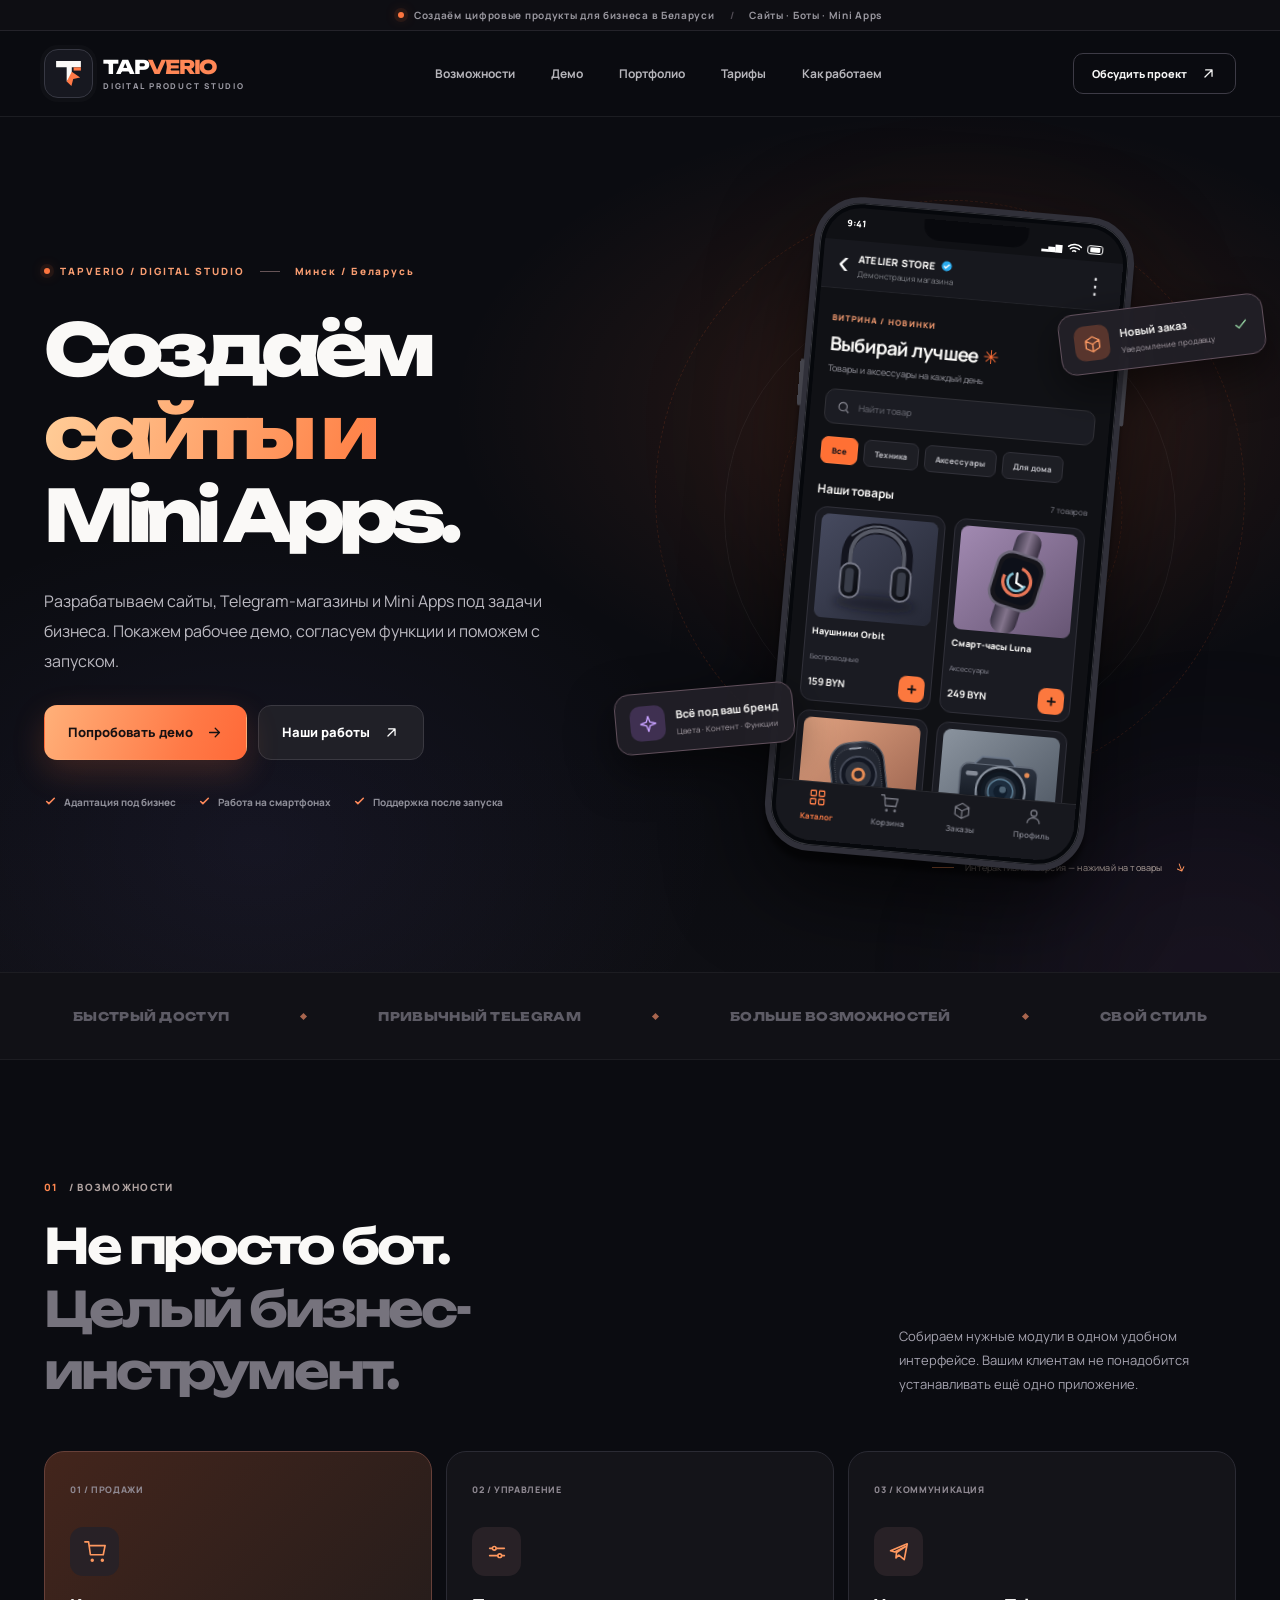
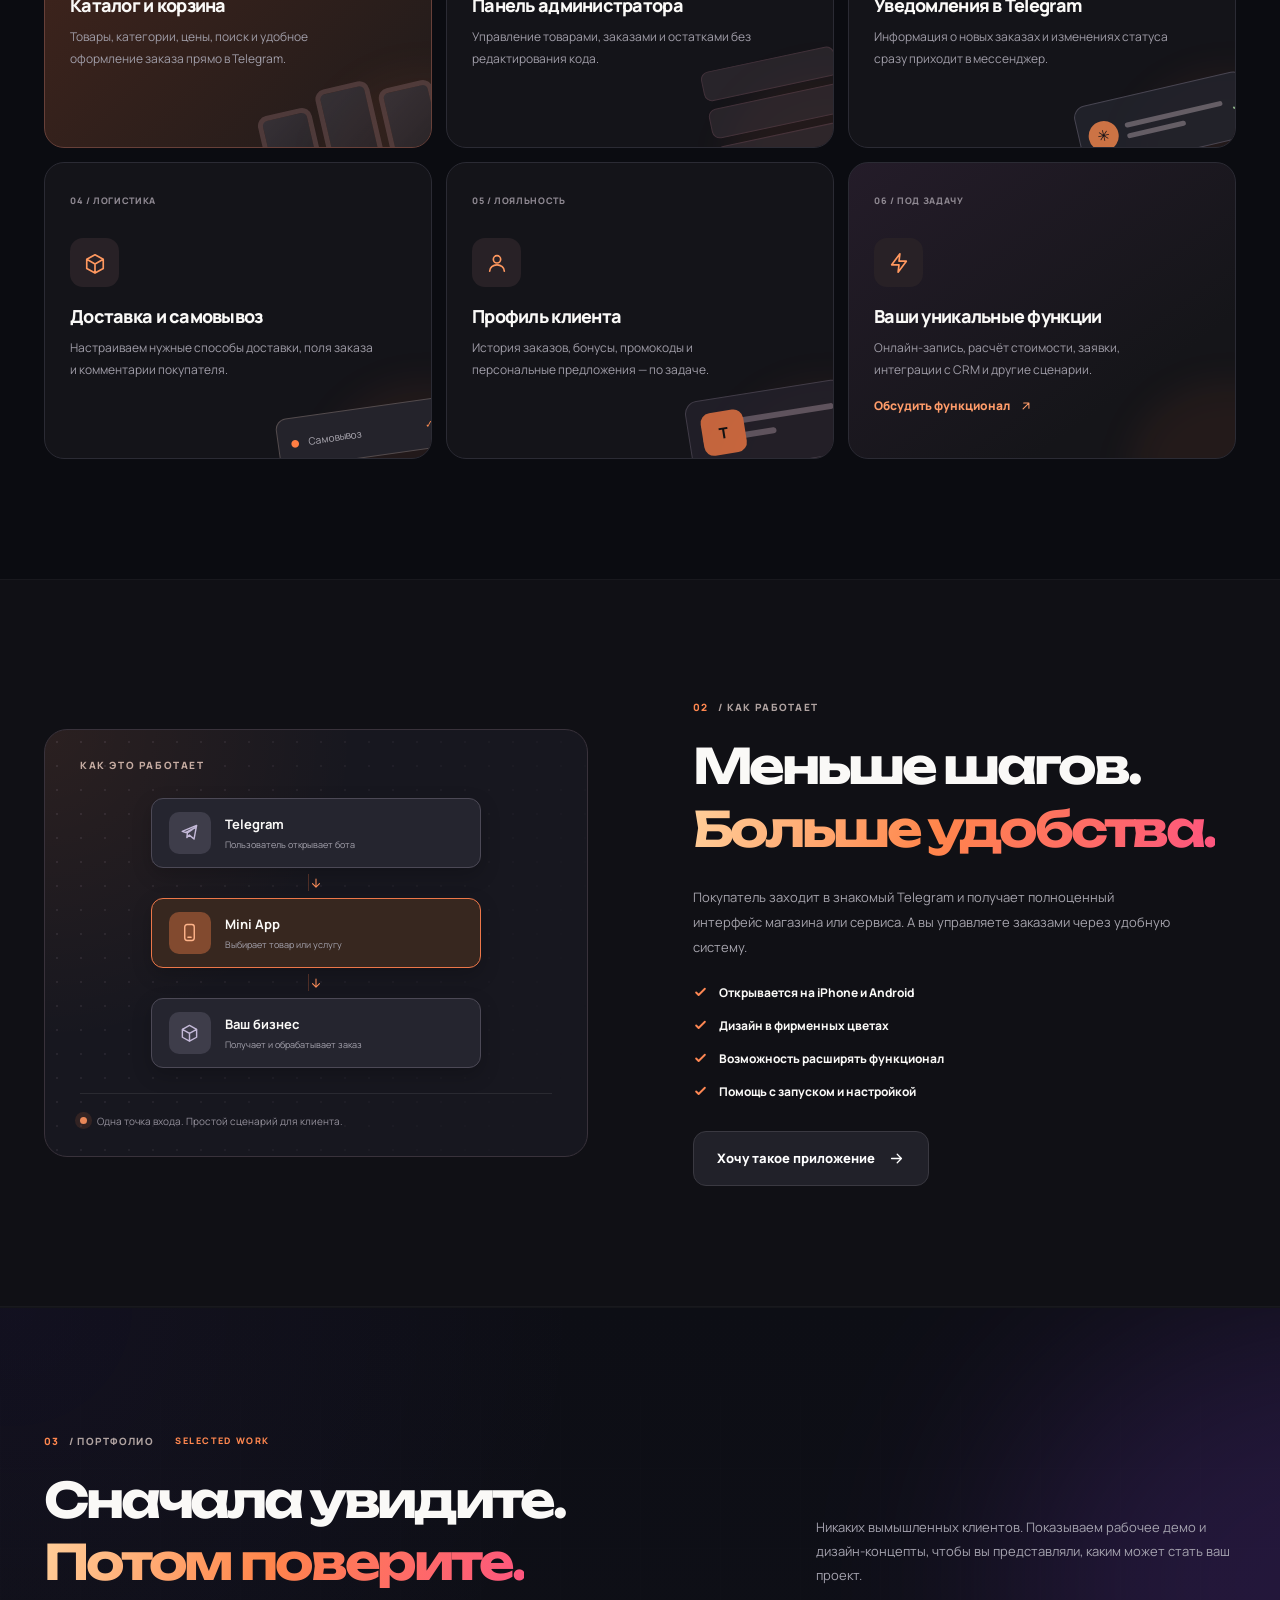
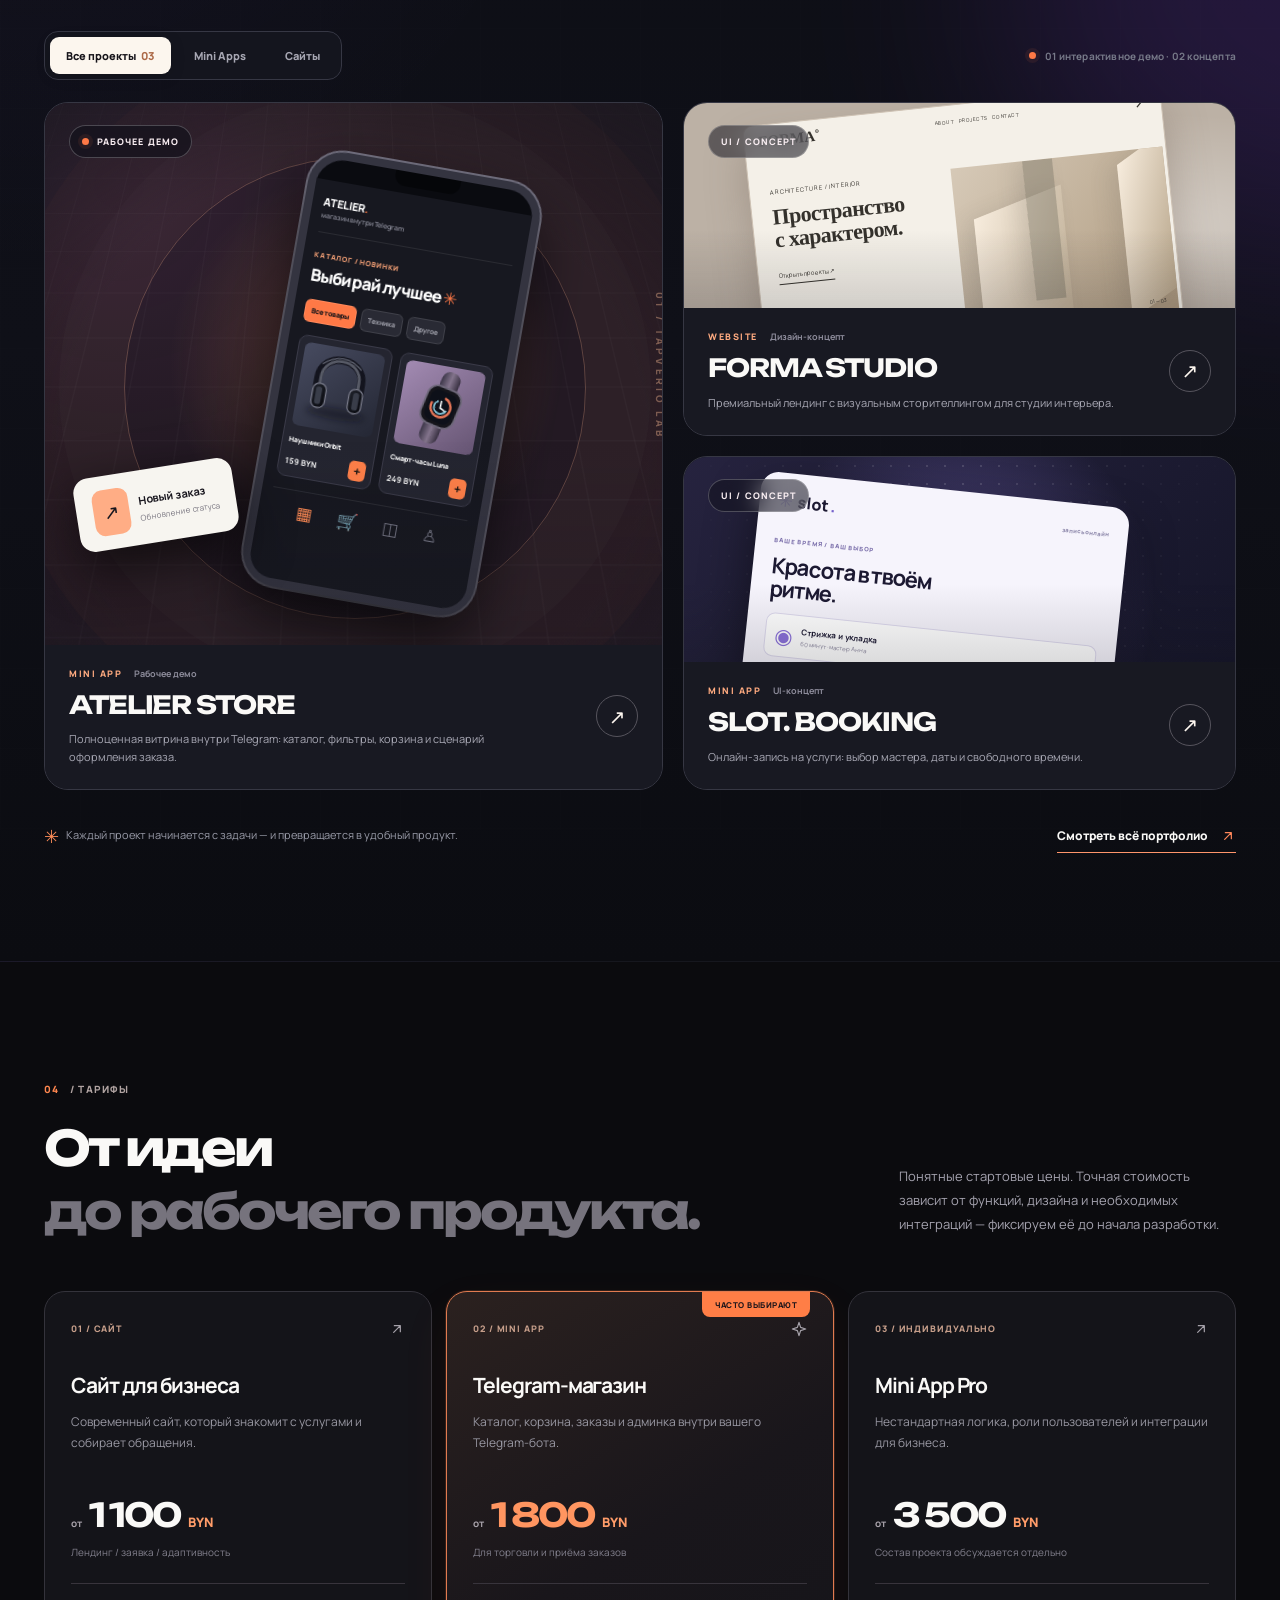
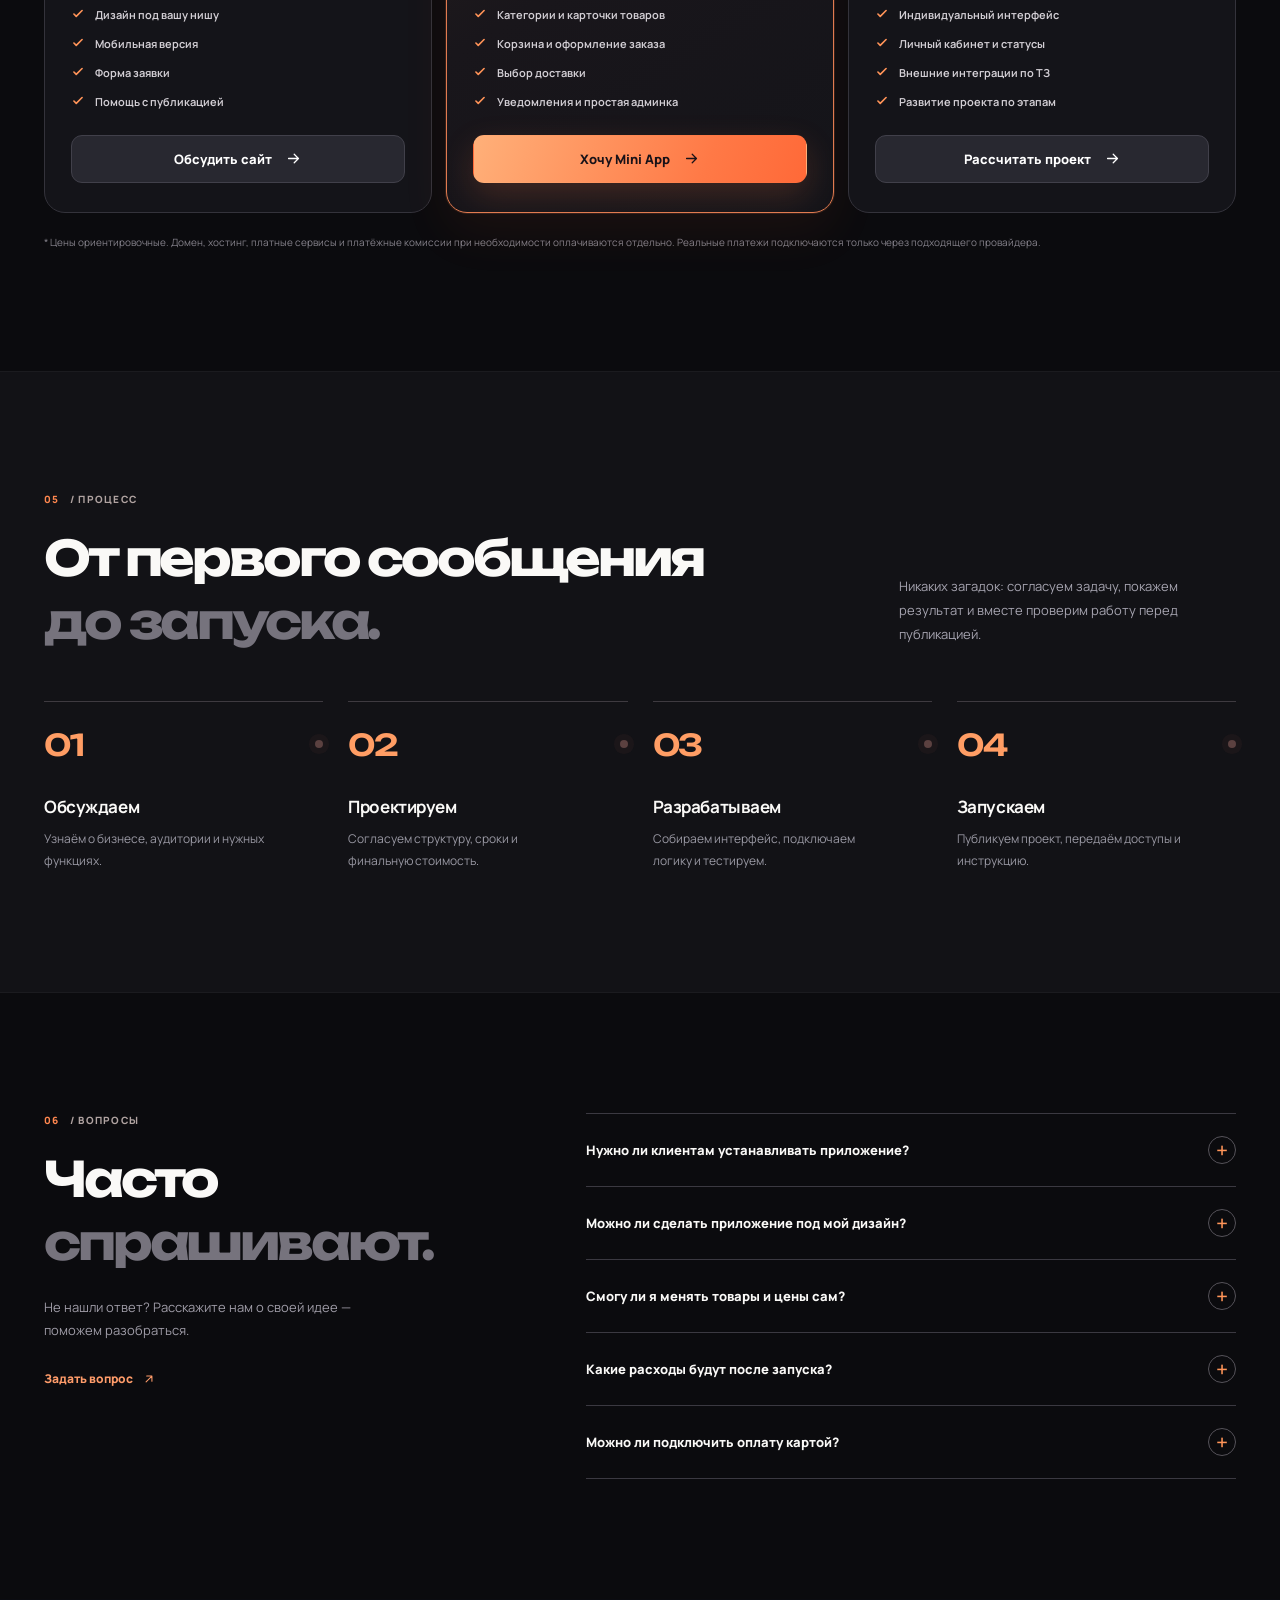
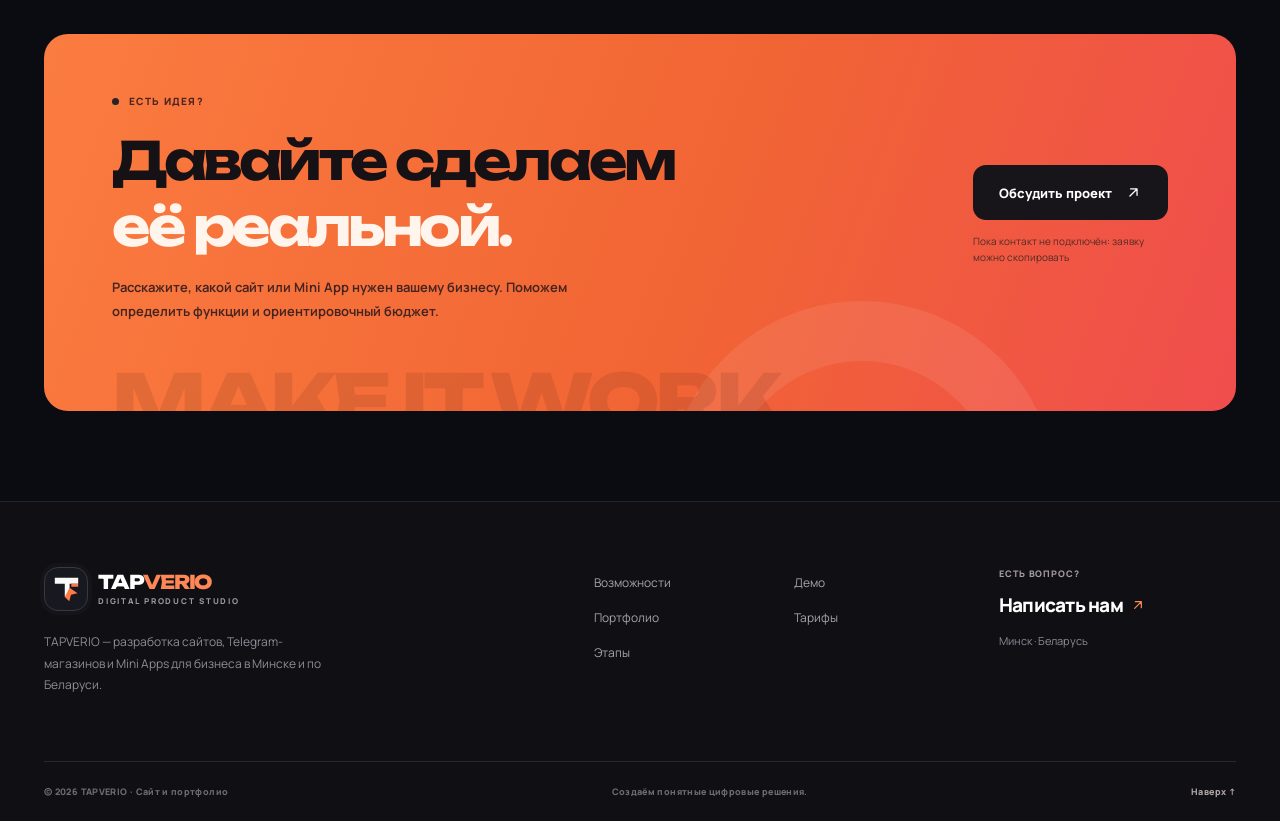
<file: index.html>
<!doctype html>
<html lang="ru">
<head>
  <meta charset="utf-8">
  <meta name="viewport" content="width=device-width, initial-scale=1, viewport-fit=cover">
  <meta name="theme-color" content="#0B0C11">
  <meta property="og:type" content="website">
  <meta property="og:title" content="TAPVERIO — сайты и Telegram Mini Apps">
  <meta property="og:description" content="Создаём сайты, Telegram-магазины и Mini Apps для бизнеса. Минск, Беларусь.">
  <meta name="color-scheme" content="dark">
  <meta name="description" content="TAPVERIO — разработка сайтов, Telegram Mini Apps, интернет-магазинов и ботов для бизнеса в Минске и по Беларуси. Демо и стартовые цены.">
  <title>TAPVERIO — создание сайтов и Telegram Mini Apps в Минске</title>
  <link rel="icon" href="assets/favicon.svg" type="image/svg+xml">
  <link rel="preconnect" href="https://fonts.googleapis.com">
  <link rel="preconnect" href="https://fonts.gstatic.com" crossorigin>
  <link href="https://fonts.googleapis.com/css2?family=Manrope:wght@400;500;600;700;800&family=Unbounded:wght@500;600;700;800&display=swap" rel="stylesheet">
  <link rel="stylesheet" href="styles.css">
  <link rel="stylesheet" href="effects.css">
  <script defer src="config.js"></script>
  <script defer src="app.js"></script>
  <script defer src="motion.js"></script>
</head>
<body class="site-home">
  <div class="scroll-progress" aria-hidden="true"></div>
  <svg class="svg-sprite" aria-hidden="true" xmlns="http://www.w3.org/2000/svg">
    <symbol id="i-arrow" viewBox="0 0 24 24"><path d="M5 12h14m-6-6 6 6-6 6"/></symbol>
    <symbol id="i-arrow-up" viewBox="0 0 24 24"><path d="M7 17 17 7M8 7h9v9"/></symbol>
    <symbol id="i-check" viewBox="0 0 24 24"><path d="m5 12 4 4L19 6"/></symbol>
    <symbol id="i-cart" viewBox="0 0 24 24"><circle cx="9" cy="21" r="1"/><circle cx="20" cy="21" r="1"/><path d="M1 1h4l2 14h14l2-10H6"/></symbol>
    <symbol id="i-grid" viewBox="0 0 24 24"><rect x="3" y="3" width="7" height="7" rx="1"/><rect x="14" y="3" width="7" height="7" rx="1"/><rect x="3" y="14" width="7" height="7" rx="1"/><rect x="14" y="14" width="7" height="7" rx="1"/></symbol>
    <symbol id="i-box" viewBox="0 0 24 24"><path d="M21 8 12 3 3 8v10l9 5 9-5V8ZM3 8l9 5 9-5M12 13v10"/></symbol>
    <symbol id="i-user" viewBox="0 0 24 24"><circle cx="12" cy="8" r="4"/><path d="M4 21c0-4 3.6-7 8-7s8 3 8 7"/></symbol>
    <symbol id="i-bolt" viewBox="0 0 24 24"><path d="m13 2-9 12h8l-1 8 9-12h-8z"/></symbol>
    <symbol id="i-shield" viewBox="0 0 24 24"><path d="M12 2 3 6v6c0 5 3.6 8.1 9 10 5.4-1.9 9-5 9-10V6l-9-4Z"/><path d="m8.5 12 2.3 2.3 4.7-4.7"/></symbol>
    <symbol id="i-settings" viewBox="0 0 24 24"><path d="M4 8h16M4 16h16"/><circle cx="9" cy="8" r="2" fill="#09090d"/><circle cx="15" cy="16" r="2" fill="#09090d"/></symbol>
    <symbol id="i-telegram" viewBox="0 0 24 24"><path d="m21 3-3.3 17.3-5.9-5-3.1 3.1.6-5.8L19 6l-11.6 6-4.6-1.4L21 3Z"/></symbol>
    <symbol id="i-mobile" viewBox="0 0 24 24"><rect x="6" y="2" width="12" height="20" rx="3"/><path d="M10 18h4"/></symbol>
    <symbol id="i-pointer" viewBox="0 0 24 24"><path d="m5 3 13 9-6 1-3 6L5 3Z"/></symbol>
    <symbol id="i-location" viewBox="0 0 24 24"><path d="M20 10c0 5-8 12-8 12S4 15 4 10a8 8 0 1 1 16 0Z"/><circle cx="12" cy="10" r="2.5"/></symbol>
    <symbol id="i-clock" viewBox="0 0 24 24"><circle cx="12" cy="12" r="9"/><path d="M12 7v5l3 2"/></symbol>
    <symbol id="i-close" viewBox="0 0 24 24"><path d="M5 5l14 14M19 5 5 19"/></symbol>
    <symbol id="i-spark" viewBox="0 0 24 24"><path d="m12 2 2.4 7.6L22 12l-7.6 2.4L12 22l-2.4-7.6L2 12l7.6-2.4L12 2Z"/></symbol>
    <symbol id="i-list" viewBox="0 0 24 24"><path d="M9 6h12M9 12h12M9 18h12M3 6h1M3 12h1M3 18h1"/></symbol>
    <symbol id="i-menu" viewBox="0 0 24 24"><path d="M4 7h16M4 12h16M4 17h16"/></symbol>
  </svg>

  <div class="topline"><span class="topline-pulse"></span> Создаём цифровые продукты для бизнеса в Беларуси <span class="topline-separator">/</span> Сайты · Боты · Mini Apps</div>

  <header class="site-header" id="top">
    <div class="container header-inner">
      <a class="logo" href="#top" aria-label="TAPVERIO — на главную"><span class="logo-mark"><img src="assets/tapverio-symbol.svg" alt="" width="35" height="35"></span><span class="logo-lockup"><span class="logo-word">TAP<span>VERIO</span></span><span class="logo-caption">DIGITAL PRODUCT STUDIO</span></span></a>
      <nav class="nav" id="main-nav" aria-label="Навигация по сайту">
        <a href="#features">Возможности</a>
        <a href="#demo">Демо</a>
        <a href="#portfolio">Портфолио</a>
        <a href="#pricing">Тарифы</a>
        <a href="#steps">Как работаем</a>
      </nav>
      <div class="header-actions">
        <button class="btn btn-small btn-outline header-cta" data-open-lead>Обсудить проект <svg class="icon"><use href="#i-arrow-up"/></svg></button>
        <button class="menu-toggle" id="menu-toggle" aria-expanded="false" aria-controls="main-nav" aria-label="Открыть меню"><svg class="icon"><use href="#i-menu"/></svg></button>
      </div>
    </div>
  </header>

  <main>
    <section class="hero section" aria-labelledby="hero-heading">
      <div class="hero-glow hero-glow-1"></div><div class="hero-glow hero-glow-2"></div>
      <div class="container hero-grid">
        <div class="hero-copy">
          <div class="eyebrow"><span class="eyebrow-dot"></span> TAPVERIO / DIGITAL STUDIO <span class="eyebrow-line"></span> Минск / Беларусь</div>
          <h1 id="hero-heading">Создаём<br><span class="gradient-text">сайты и</span><br>Mini Apps.</h1>
          <p class="hero-lead">Разрабатываем сайты, Telegram-магазины и Mini Apps под задачи бизнеса. Покажем рабочее демо, согласуем функции и поможем с запуском.</p>
          <div class="hero-cta">
            <a class="btn btn-primary" href="#demo">Попробовать демо <svg class="icon"><use href="#i-arrow"/></svg></a>
            <a class="btn btn-dark" href="#portfolio">Наши работы <svg class="icon"><use href="#i-arrow-up"/></svg></a>
          </div>
          <div class="hero-benefits"><span><svg class="icon"><use href="#i-check"/></svg> Адаптация под бизнес</span><span><svg class="icon"><use href="#i-check"/></svg> Работа на смартфонах</span><span><svg class="icon"><use href="#i-check"/></svg> Поддержка после запуска</span></div>
        </div>
        <div class="hero-visual" id="demo">
          <div class="hero-orbit hero-orbit-one"></div><div class="hero-orbit hero-orbit-two"></div>
          <div class="hero-float float-order"><span class="float-icon"><svg class="icon"><use href="#i-box"/></svg></span><span><strong>Новый заказ</strong><small>Уведомление продавцу</small></span><span class="float-check"><svg class="icon"><use href="#i-check"/></svg></span></div>
          <div class="phone-frame">
            <div class="phone-notch"></div>
            <div class="phone-screen">
              <div class="phone-status"><span>9:41</span><div class="status-icons"><span class="bars">▂▄▆</span><svg width="15" height="11" viewBox="0 0 15 11"><path d="M1 4c3.3-3 9.7-3 13 0M3 6.3c2.3-2 6.7-2 9 0M5.5 8.5c1-.8 2-.8 3 0" fill="none" stroke="currentColor" stroke-width="1.5" stroke-linecap="round"/></svg><span class="battery"></span></div></div>
              <div class="tg-header"><div class="tg-back">‹</div><div class="tg-header-text"><strong>ATELIER STORE <svg width="11" height="11" viewBox="0 0 24 24" class="tg-check"><circle cx="12" cy="12" r="11" fill="#2aabee"/><path d="m6 12 4 4 8-8" stroke="#fff" stroke-width="3" fill="none"/></svg></strong><span>Демонстрация магазина</span></div><span class="tg-dots">⋮</span></div>
              <div class="shop" id="shop-app">
                <div class="shop-page active" id="shop-catalog" aria-label="Демонстрационный каталог">
                  <div class="shop-greeting"><span>ВИТРИНА / НОВИНКИ</span><strong>Выбирай лучшее<span>✳</span></strong><p>Товары и аксессуары на каждый день</p></div>
                  <div class="shop-search-wrap"><svg class="shop-search-icon" viewBox="0 0 24 24"><circle cx="11" cy="11" r="7"/><path d="m16 16 5 5"/></svg><input id="shop-search" type="search" placeholder="Найти товар" aria-label="Поиск товара"></div>
                  <div class="shop-cats" id="shop-categories" aria-label="Категории магазина"></div>
                  <div class="shop-title-row"><strong>Наши товары</strong><span id="shop-count"></span></div>
                  <div class="products" id="shop-products"></div>
                </div>
                <div class="shop-page" id="shop-cart" aria-label="Демонстрационная корзина">
                  <div class="shop-page-heading">Корзина <span id="cart-total-items">0 товаров</span></div>
                  <div id="cart-items" class="cart-items"></div>
                  <div id="cart-summary"></div>
                </div>
                <div class="shop-page" id="shop-orders" aria-label="Заказы">
                  <div class="shop-page-heading">Мои заказы</div>
                  <div id="orders-list" class="order-list"></div>
                </div>
                <div class="shop-page" id="shop-profile" aria-label="Профиль">
                  <div class="shop-page-heading">Профиль</div>
                  <div class="demo-profile-avatar">М</div>
                  <div class="demo-profile-name">Демо-покупатель</div>
                  <div class="demo-profile-subtitle">Это пример экрана клиента</div>
                  <div class="profile-row"><span>🎁 Бонусная программа</span><strong>Демо</strong></div>
                  <div class="profile-row"><span>📦 История заказов</span><strong>→</strong></div>
                  <div class="profile-row"><span>🚚 Способы доставки</span><strong>→</strong></div>
                  <p class="profile-hint">В вашем приложении будут реальные функции и оформление под ваш бренд.</p>
                </div>
                <div class="shop-page" id="shop-checkout" aria-label="Оформление заказа">
                  <button class="checkout-back" id="checkout-back">← Назад в корзину</button>
                  <div class="shop-page-heading">Оформление</div>
                  <label class="checkout-label" for="delivery-choice">Способ доставки</label>
                  <select id="delivery-choice" class="checkout-field"><option value="Самовывоз">Самовывоз</option><option value="Курьер по Минску">Курьер по Минску</option><option value="Европочта">Европочта</option><option value="Белпочта">Белпочта</option></select>
                  <label class="checkout-label" for="checkout-comment">Комментарий (необязательно)</label>
                  <textarea id="checkout-comment" class="checkout-field" placeholder="Пожелания к заказу" rows="3"></textarea>
                  <div id="checkout-total" class="checkout-total"></div>
                  <button class="shop-primary" id="place-demo-order">Оформить демо-заказ</button>
                  <p class="checkout-disclaimer">Демонстрация: заказ никуда не отправляется. Оплата не подключена.</p>
                </div>
              </div>
              <div class="shop-tabs" id="shop-tabs"><button class="shop-tab active" data-page="catalog" aria-label="Каталог"><svg><use href="#i-grid"/></svg><span>Каталог</span></button><button class="shop-tab" data-page="cart" aria-label="Корзина"><span class="shop-tab-icon"><svg><use href="#i-cart"/></svg><i id="cart-badge" hidden>0</i></span><span>Корзина</span></button><button class="shop-tab" data-page="orders" aria-label="Заказы"><svg><use href="#i-box"/></svg><span>Заказы</span></button><button class="shop-tab" data-page="profile" aria-label="Профиль"><svg><use href="#i-user"/></svg><span>Профиль</span></button></div>
            </div>
          </div>
          <div class="hero-float float-setup"><span class="float-icon purple"><svg class="icon"><use href="#i-spark"/></svg></span><span><strong>Всё под ваш бренд</strong><small>Цвета · Контент · Функции</small></span></div>
          <div class="visual-caption"><span class="visual-caption-line"></span> Интерактивная версия — нажимай на товары <svg class="icon"><use href="#i-arrow-up"/></svg></div>
        </div>
      </div>
    </section>

    <section class="signal-bar" aria-label="Преимущества"><div class="container signal-inner"><span>БЫСТРЫЙ ДОСТУП</span><i></i><span>ПРИВЫЧНЫЙ TELEGRAM</span><i></i><span>БОЛЬШЕ ВОЗМОЖНОСТЕЙ</span><i></i><span>СВОЙ СТИЛЬ</span></div></section>

    <section class="section section-features" id="features">
      <div class="container">
        <div class="section-head"><div><div class="section-label"><span>01</span> / ВОЗМОЖНОСТИ</div><h2>Не просто бот.<br><span class="text-dim">Целый бизнес-инструмент.</span></h2></div><p>Собираем нужные модули в одном удобном интерфейсе. Вашим клиентам не понадобится устанавливать ещё одно приложение.</p></div>
        <div class="features-grid">
          <article class="feature-card feature-orange"><span class="feature-number">01 / ПРОДАЖИ</span><div class="feature-icon"><svg class="icon"><use href="#i-cart"/></svg></div><h3>Каталог и корзина</h3><p>Товары, категории, цены, поиск и удобное оформление заказа прямо в Telegram.</p><div class="feature-deco mini-products"><span></span><span></span><span></span></div></article>
          <article class="feature-card"><span class="feature-number">02 / УПРАВЛЕНИЕ</span><div class="feature-icon"><svg class="icon"><use href="#i-settings"/></svg></div><h3>Панель администратора</h3><p>Управление товарами, заказами и остатками без редактирования кода.</p><div class="feature-mini-rows"><i></i><i></i><i></i></div></article>
          <article class="feature-card"><span class="feature-number">03 / КОММУНИКАЦИЯ</span><div class="feature-icon"><svg class="icon"><use href="#i-telegram"/></svg></div><h3>Уведомления в Telegram</h3><p>Информация о новых заказах и изменениях статуса сразу приходит в мессенджер.</p><div class="feature-chat"><span class="chat-avatar">✳</span><span><i></i><i></i></span><b>✓</b></div></article>
          <article class="feature-card"><span class="feature-number">04 / ЛОГИСТИКА</span><div class="feature-icon"><svg class="icon"><use href="#i-box"/></svg></div><h3>Доставка и самовывоз</h3><p>Настраиваем нужные способы доставки, поля заказа и комментарии покупателя.</p><div class="feature-delivery"><span>●</span> Самовывоз <b>✓</b></div></article>
          <article class="feature-card"><span class="feature-number">05 / ЛОЯЛЬНОСТЬ</span><div class="feature-icon"><svg class="icon"><use href="#i-user"/></svg></div><h3>Профиль клиента</h3><p>История заказов, бонусы, промокоды и персональные предложения — по задаче.</p><div class="feature-profile"><span>T</span><i></i><i></i></div></article>
          <article class="feature-card feature-dark"><span class="feature-number">06 / ПОД ЗАДАЧУ</span><div class="feature-icon"><svg class="icon"><use href="#i-bolt"/></svg></div><h3>Ваши уникальные функции</h3><p>Онлайн-запись, расчёт стоимости, заявки, интеграции с CRM и другие сценарии.</p><button class="text-link" data-open-lead>Обсудить функционал <svg class="icon"><use href="#i-arrow-up"/></svg></button></article>
        </div>
      </div>
    </section>

    <section class="section product-section" aria-labelledby="product-heading">
      <div class="container product-layout">
        <div class="product-diagram">
          <div class="diagram-label">КАК ЭТО РАБОТАЕТ</div>
          <div class="diagram-flow"><div class="diagram-node"><span class="node-icon"><svg class="icon"><use href="#i-telegram"/></svg></span><div><strong>Telegram</strong><small>Пользователь открывает бота</small></div></div><div class="diagram-connector"><span></span><svg class="icon"><use href="#i-arrow"/></svg></div><div class="diagram-node highlight"><span class="node-icon"><svg class="icon"><use href="#i-mobile"/></svg></span><div><strong>Mini App</strong><small>Выбирает товар или услугу</small></div></div><div class="diagram-connector"><span></span><svg class="icon"><use href="#i-arrow"/></svg></div><div class="diagram-node"><span class="node-icon"><svg class="icon"><use href="#i-box"/></svg></span><div><strong>Ваш бизнес</strong><small>Получает и обрабатывает заказ</small></div></div></div>
          <div class="diagram-footer"><div class="diagram-ping"></div><span>Одна точка входа. Простой сценарий для клиента.</span></div>
        </div>
        <div class="product-copy"><div class="section-label"><span>02</span> / КАК РАБОТАЕТ</div><h2 id="product-heading">Меньше шагов.<br><span class="gradient-text">Больше удобства.</span></h2><p>Покупатель заходит в знакомый Telegram и получает полноценный интерфейс магазина или сервиса. А вы управляете заказами через удобную систему.</p><ul class="check-list"><li><svg class="icon"><use href="#i-check"/></svg>Открывается на iPhone и Android</li><li><svg class="icon"><use href="#i-check"/></svg>Дизайн в фирменных цветах</li><li><svg class="icon"><use href="#i-check"/></svg>Возможность расширять функционал</li><li><svg class="icon"><use href="#i-check"/></svg>Помощь с запуском и настройкой</li></ul><button class="btn btn-dark btn-border" data-open-lead>Хочу такое приложение <svg class="icon"><use href="#i-arrow"/></svg></button></div>
      </div>
    </section>

    
    <section class="section work-section" id="portfolio" aria-labelledby="portfolio-heading">
      <div class="work-ambient work-ambient-one" aria-hidden="true"></div>
      <div class="container">
        <div class="section-head work-section-head" data-reveal><div><div class="section-label"><span>03</span> / ПОРТФОЛИО <span class="work-kicker">SELECTED WORK</span></div><h2 id="portfolio-heading">Сначала увидите.<br><span class="gradient-text">Потом поверите.</span></h2></div><p>Никаких вымышленных клиентов. Показываем рабочее демо и дизайн-концепты, чтобы вы представляли, каким может стать ваш проект.</p></div>
        <div class="work-toolbar" data-reveal>
          <div class="work-filters" role="group" aria-label="Фильтр проектов">
            <button type="button" class="work-filter is-active" data-work-filter="all" aria-pressed="true">Все проекты <span>03</span></button>
            <button type="button" class="work-filter" data-work-filter="mini" aria-pressed="false">Mini Apps</button>
            <button type="button" class="work-filter" data-work-filter="web" aria-pressed="false">Сайты</button>
          </div>
          <span class="work-toolbar-meta"><span class="live-point"></span> 01 интерактивное демо · 02 концепта</span>
        </div>
        <div class="work-grid" id="work-grid">
          <article class="work-card work-card-large" data-work="mini" data-reveal data-tilt>
            <a href="portfolio.html#atelier" class="work-card-link" aria-label="Подробнее о Telegram-магазине ATELIER STORE">
              <div class="work-art art-atelier">
                <div class="art-mesh" aria-hidden="true"></div>
                <span class="art-corner-label"><span class="live-point"></span> РАБОЧЕЕ ДЕМО</span>
                <div class="art-phone art-phone-main" aria-hidden="true"><div class="art-phone-top"><span class="art-camera"></span></div><div class="art-phone-screen"><div class="art-mini-head"><span>ATELIER<span class="accent">.</span></span><small>магазин внутри Telegram</small></div><div class="art-mini-tag">КАТАЛОГ / НОВИНКИ</div><div class="art-mini-title">Выбирай лучшее <span>✳</span></div><div class="art-mini-pills"><i>Все товары</i><i>Техника</i><i>Другое</i></div><div class="art-mini-products"><div><img src="assets/headphones.svg" alt=""><span>Наушники Orbit</span><b>159 BYN <em>+</em></b></div><div><img src="assets/watch.svg" alt=""><span>Смарт-часы Luna</span><b>249 BYN <em>+</em></b></div></div><div class="art-mini-nav"><span>▦</span><span>🛒</span><span>◫</span><span>♙</span></div></div></div>
                <div class="art-floating-card art-floating-sale" aria-hidden="true"><span>↗</span><div><b>Новый заказ</b><small>Обновление статуса</small></div></div>
                <div class="art-side-type" aria-hidden="true">01 / TAPVERIO LAB</div>
              </div>
              <div class="work-card-info"><div><div class="work-card-meta"><span class="work-kind">MINI APP</span><span class="work-status">Рабочее демо</span></div><h3>ATELIER STORE</h3><p>Полноценная витрина внутри Telegram: каталог, фильтры, корзина и сценарий оформления заказа.</p></div><span class="work-card-arrow" aria-hidden="true">↗</span></div>
            </a>
          </article>
          <article class="work-card work-card-compact" data-work="web" data-reveal data-tilt>
            <a href="portfolio.html#forma" class="work-card-link" aria-label="Подробнее о концепте сайта FORMA">
              <div class="work-art art-forma"><div class="forma-browser" aria-hidden="true"><div class="forma-browser-nav"><strong>FORMA<span>®</span></strong><small>ABOUT&nbsp;&nbsp; PROJECTS&nbsp;&nbsp; CONTACT</small><i>↗</i></div><div class="forma-browser-copy"><span>ARCHITECTURE / INTERIOR</span><strong>Пространство<br>с характером.</strong><i>Открыть проекты ↗</i></div><div class="forma-architecture"><span></span><span></span><span></span></div><div class="forma-browser-bottom">FORMA STUDIO <span>01 — 03</span></div></div><span class="art-corner-label concept-label">UI / CONCEPT</span></div>
              <div class="work-card-info"><div><div class="work-card-meta"><span class="work-kind">WEBSITE</span><span class="work-status">Дизайн-концепт</span></div><h3>FORMA STUDIO</h3><p>Премиальный лендинг с визуальным сторителлингом для студии интерьера.</p></div><span class="work-card-arrow" aria-hidden="true">↗</span></div>
            </a>
          </article>
          <article class="work-card work-card-compact" data-work="mini" data-reveal data-tilt>
            <a href="portfolio.html#slot" class="work-card-link" aria-label="Подробнее о концепте приложения SLOT">
              <div class="work-art art-slot"><span class="art-corner-label concept-label">UI / CONCEPT</span><div class="slot-visual" aria-hidden="true"><div class="slot-brand"><span class="slot-logo">✳</span> slot<span class="slot-brand-dot">.</span><small>запись онлайн</small></div><div class="slot-panel"><span>ВАШЕ ВРЕМЯ / ВАШ ВЫБОР</span><strong>Красота в твоём<br>ритме.</strong><div class="slot-service"><span>◉</span><div><b>Стрижка и укладка</b><small>60 минут · мастер Анна</small></div><i>→</i></div><div class="slot-dates"><b>12</b><b class="chosen">13</b><b>14</b><b>15</b><b>16</b></div><div class="slot-times"><i>11:30</i><i class="chosen">13:00</i><i>14:30</i></div><div class="slot-confirm">Записаться ↗</div></div></div></div>
              <div class="work-card-info"><div><div class="work-card-meta"><span class="work-kind">MINI APP</span><span class="work-status">UI-концепт</span></div><h3>SLOT. BOOKING</h3><p>Онлайн-запись на услуги: выбор мастера, даты и свободного времени.</p></div><span class="work-card-arrow" aria-hidden="true">↗</span></div>
            </a>
          </article>
        </div>
        <div class="work-section-footer" data-reveal><span><span class="small-star">✳</span> Каждый проект начинается с задачи — и превращается в удобный продукт.</span><a href="portfolio.html" class="work-all-link">Смотреть всё портфолио <svg class="icon"><use href="#i-arrow-up"/></svg></a></div>
      </div>
    </section>

    <section class="section pricing-section" id="pricing">
      <div class="container"><div class="section-head"><div><div class="section-label"><span>04</span> / ТАРИФЫ</div><h2>От идеи<br><span class="text-dim">до рабочего продукта.</span></h2></div><p>Понятные стартовые цены. Точная стоимость зависит от функций, дизайна и необходимых интеграций — фиксируем её до начала разработки.</p></div>
      <div class="pricing-grid">
        <article class="price-card"><div class="price-top"><span class="plan-tag">01 / САЙТ</span><svg class="icon"><use href="#i-arrow-up"/></svg></div><h3>Сайт для бизнеса</h3><p class="price-desc">Современный сайт, который знакомит с услугами и собирает обращения.</p><div class="price-value"><span>от</span> 1 100 <small>BYN</small></div><div class="price-note">Лендинг / заявка / адаптивность</div><div class="price-divider"></div><ul><li><svg class="icon"><use href="#i-check"/></svg>Дизайн под вашу нишу</li><li><svg class="icon"><use href="#i-check"/></svg>Мобильная версия</li><li><svg class="icon"><use href="#i-check"/></svg>Форма заявки</li><li><svg class="icon"><use href="#i-check"/></svg>Помощь с публикацией</li></ul><button class="btn btn-price" data-plan="Сайт для бизнеса" data-open-lead>Обсудить сайт <svg class="icon"><use href="#i-arrow"/></svg></button></article>
        <article class="price-card featured"><span class="popular-ribbon">ЧАСТО ВЫБИРАЮТ</span><div class="price-top"><span class="plan-tag">02 / MINI APP</span><svg class="icon"><use href="#i-spark"/></svg></div><h3>Telegram-магазин</h3><p class="price-desc">Каталог, корзина, заказы и админка внутри вашего Telegram-бота.</p><div class="price-value"><span>от</span> 1 800 <small>BYN</small></div><div class="price-note">Для торговли и приёма заказов</div><div class="price-divider"></div><ul><li><svg class="icon"><use href="#i-check"/></svg>Категории и карточки товаров</li><li><svg class="icon"><use href="#i-check"/></svg>Корзина и оформление заказа</li><li><svg class="icon"><use href="#i-check"/></svg>Выбор доставки</li><li><svg class="icon"><use href="#i-check"/></svg>Уведомления и простая админка</li></ul><button class="btn btn-primary btn-price" data-plan="Telegram-магазин" data-open-lead>Хочу Mini App <svg class="icon"><use href="#i-arrow"/></svg></button></article>
        <article class="price-card"><div class="price-top"><span class="plan-tag">03 / ИНДИВИДУАЛЬНО</span><svg class="icon"><use href="#i-arrow-up"/></svg></div><h3>Mini App Pro</h3><p class="price-desc">Нестандартная логика, роли пользователей и интеграции для бизнеса.</p><div class="price-value"><span>от</span> 3 500 <small>BYN</small></div><div class="price-note">Состав проекта обсуждается отдельно</div><div class="price-divider"></div><ul><li><svg class="icon"><use href="#i-check"/></svg>Индивидуальный интерфейс</li><li><svg class="icon"><use href="#i-check"/></svg>Личный кабинет и статусы</li><li><svg class="icon"><use href="#i-check"/></svg>Внешние интеграции по ТЗ</li><li><svg class="icon"><use href="#i-check"/></svg>Развитие проекта по этапам</li></ul><button class="btn btn-price" data-plan="Mini App Pro" data-open-lead>Рассчитать проект <svg class="icon"><use href="#i-arrow"/></svg></button></article>
      </div>
      <p class="pricing-footnote">* Цены ориентировочные. Домен, хостинг, платные сервисы и платёжные комиссии при необходимости оплачиваются отдельно. Реальные платежи подключаются только через подходящего провайдера.</p></div>
    </section>

    <section class="section steps-section" id="steps"><div class="container"><div class="section-head"><div><div class="section-label"><span>05</span> / ПРОЦЕСС</div><h2>От первого сообщения<br><span class="text-dim">до запуска.</span></h2></div><p>Никаких загадок: согласуем задачу, покажем результат и вместе проверим работу перед публикацией.</p></div><div class="steps-grid"><div class="step"><div class="step-index">01 <span></span></div><h3>Обсуждаем</h3><p>Узнаём о бизнесе, аудитории и нужных функциях.</p></div><div class="step"><div class="step-index">02 <span></span></div><h3>Проектируем</h3><p>Согласуем структуру, сроки и финальную стоимость.</p></div><div class="step"><div class="step-index">03 <span></span></div><h3>Разрабатываем</h3><p>Собираем интерфейс, подключаем логику и тестируем.</p></div><div class="step"><div class="step-index">04 <span></span></div><h3>Запускаем</h3><p>Публикуем проект, передаём доступы и инструкцию.</p></div></div></div></section>

    <section class="faq-section section"><div class="container faq-layout"><div><div class="section-label"><span>06</span> / ВОПРОСЫ</div><h2>Часто<br><span class="text-dim">спрашивают.</span></h2><p class="faq-intro">Не нашли ответ? Расскажите нам о своей идее — поможем разобраться.</p><button class="text-link" data-open-lead>Задать вопрос <svg class="icon"><use href="#i-arrow-up"/></svg></button></div><div class="faq-items"><details><summary>Нужно ли клиентам устанавливать приложение?<span class="faq-plus">+</span></summary><p>Нет. Telegram Mini App открывается внутри Telegram по кнопке в боте или ссылке. Пользователю достаточно самого Telegram.</p></details><details><summary>Можно ли сделать приложение под мой дизайн?<span class="faq-plus">+</span></summary><p>Да. Подберём цвета, типографику, экранные элементы и логику под ваш бренд. Сложный нестандартный дизайн обсуждается отдельно.</p></details><details><summary>Смогу ли я менять товары и цены сам?<span class="faq-plus">+</span></summary><p>В Telegram-магазине можем предусмотреть панель управления для изменения товаров, категорий, цен и статусов заказов без программирования.</p></details><details><summary>Какие расходы будут после запуска?<span class="faq-plus">+</span></summary><p>Обычно это хостинг, домен при необходимости и сторонние платные сервисы. Их стоимость зависит от нагрузки. Поддержку и новые функции можно согласовать отдельно.</p></details><details><summary>Можно ли подключить оплату картой?<span class="faq-plus">+</span></summary><p>Для подходящих товаров и услуг — при наличии разрешённого платёжного провайдера и успешного подключения. Условия зависят от вида деятельности и правил Telegram; сама интеграция оценивается отдельно.</p></details></div></div></section>

    <section class="cta-section section" id="contact"><div class="container"><div class="cta-box"><div class="cta-orb"></div><div class="cta-grid"><div><span class="cta-eyebrow"><span></span> ЕСТЬ ИДЕЯ?</span><h2>Давайте сделаем<br><em>её реальной.</em></h2><p>Расскажите, какой сайт или Mini App нужен вашему бизнесу. Поможем определить функции и ориентировочный бюджет.</p></div><div class="cta-side"><button class="btn btn-white" data-open-lead>Обсудить проект <svg class="icon"><use href="#i-arrow-up"/></svg></button><span>Пока контакт не подключён: заявку можно скопировать</span></div></div><div class="cta-bigtext" aria-hidden="true">MAKE IT WORK.</div></div></div></section>
  </main>

  <footer class="footer"><div class="container"><div class="footer-main"><div><a class="logo footer-logo" href="#top"><span class="logo-mark"><img src="assets/tapverio-symbol.svg" alt="" width="35" height="35"></span><span class="logo-lockup"><span class="logo-word">TAP<span>VERIO</span></span><span class="logo-caption">DIGITAL PRODUCT STUDIO</span></span></a><p>TAPVERIO — разработка сайтов, Telegram-магазинов и Mini Apps для бизнеса в Минске и по Беларуси.</p></div><div class="footer-links"><a href="#features">Возможности</a><a href="#demo">Демо</a><a href="portfolio.html">Портфолио</a><a href="#pricing">Тарифы</a><a href="#steps">Этапы</a></div><div class="footer-contact"><span>ЕСТЬ ВОПРОС?</span><button data-open-lead>Написать нам <svg class="icon"><use href="#i-arrow-up"/></svg></button><small>Минск · Беларусь</small></div></div><div class="footer-bottom"><span>© <span id="year">2026</span> TAPVERIO · Сайт и портфолио</span><span>Создаём понятные цифровые решения.</span><a href="#top">Наверх ↑</a></div></div></footer>

  <dialog class="lead-modal" id="lead-modal" aria-labelledby="lead-heading"><div class="modal-layout"><button class="modal-close" id="modal-close" aria-label="Закрыть окно"><svg class="icon"><use href="#i-close"/></svg></button><div class="modal-visual"><div class="modal-visual-tag">TAPVERIO / STUDIO</div><div class="modal-visual-symbol"><img src="assets/tapverio-symbol.svg" width="144" height="144" alt="Символ TAPVERIO"></div><p>Превратим вашу идею в работающий цифровой продукт.</p></div><div class="modal-form-wrap"><span class="modal-step">ЗАЯВКА НА ПРОЕКТ / 01</span><h2 id="lead-heading">Расскажите<br>о вашей идее</h2><p class="modal-subtitle">Ответьте на несколько вопросов — сформируем текст обращения для Telegram.</p><form id="lead-form"><label for="lead-name">Как к вам обращаться?</label><input id="lead-name" name="name" autocomplete="name" placeholder="Ваше имя" required maxlength="60"><label for="lead-business">Чем занимается ваш бизнес?</label><input id="lead-business" name="business" placeholder="Например, магазин аксессуаров" maxlength="100"><label for="lead-type">Что хотите разработать?</label><select name="type" id="lead-type"><option value="Telegram-магазин">Telegram-магазин</option><option value="Сайт для бизнеса">Сайт для бизнеса</option><option value="Mini App Pro">Mini App Pro</option><option value="Telegram-бот">Telegram-бот</option><option value="Пока не знаю">Пока не знаю</option></select><label for="lead-contact">Ваш Telegram или другой контакт</label><input id="lead-contact" name="contact" placeholder="@username или email" required maxlength="120"><label for="lead-notes">Коротко о задаче (необязательно)</label><textarea id="lead-notes" name="notes" rows="3" placeholder="Какие функции вам нужны?" maxlength="900"></textarea><button class="btn btn-primary modal-submit" type="submit">Подготовить заявку <svg class="icon"><use href="#i-arrow"/></svg></button><p class="form-note">Данные не отправляются на сервер этого демонстрационного сайта. Сформированный текст можно отправить в Telegram.</p></form><div class="lead-result" id="lead-result" hidden><div class="lead-result-icon"><svg class="icon"><use href="#i-check"/></svg></div><h3>Заявка подготовлена</h3><p id="lead-result-intro">Скопируйте сообщение и отправьте его нам.</p><textarea id="lead-result-text" readonly rows="9" aria-label="Текст заявки"></textarea><button class="btn btn-primary" id="copy-lead">Скопировать текст <svg class="icon"><use href="#i-arrow"/></svg></button><a class="btn btn-dark" id="open-telegram-contact" href="https://t.me/" target="_blank" rel="noopener" hidden>Открыть Telegram <svg class="icon"><use href="#i-telegram"/></svg></a><button id="lead-again" class="lead-again">Изменить заявку</button></div></div></div></dialog>
  <div id="toast" class="toast" role="status" aria-live="polite"></div>
</body>
</html>
</file>
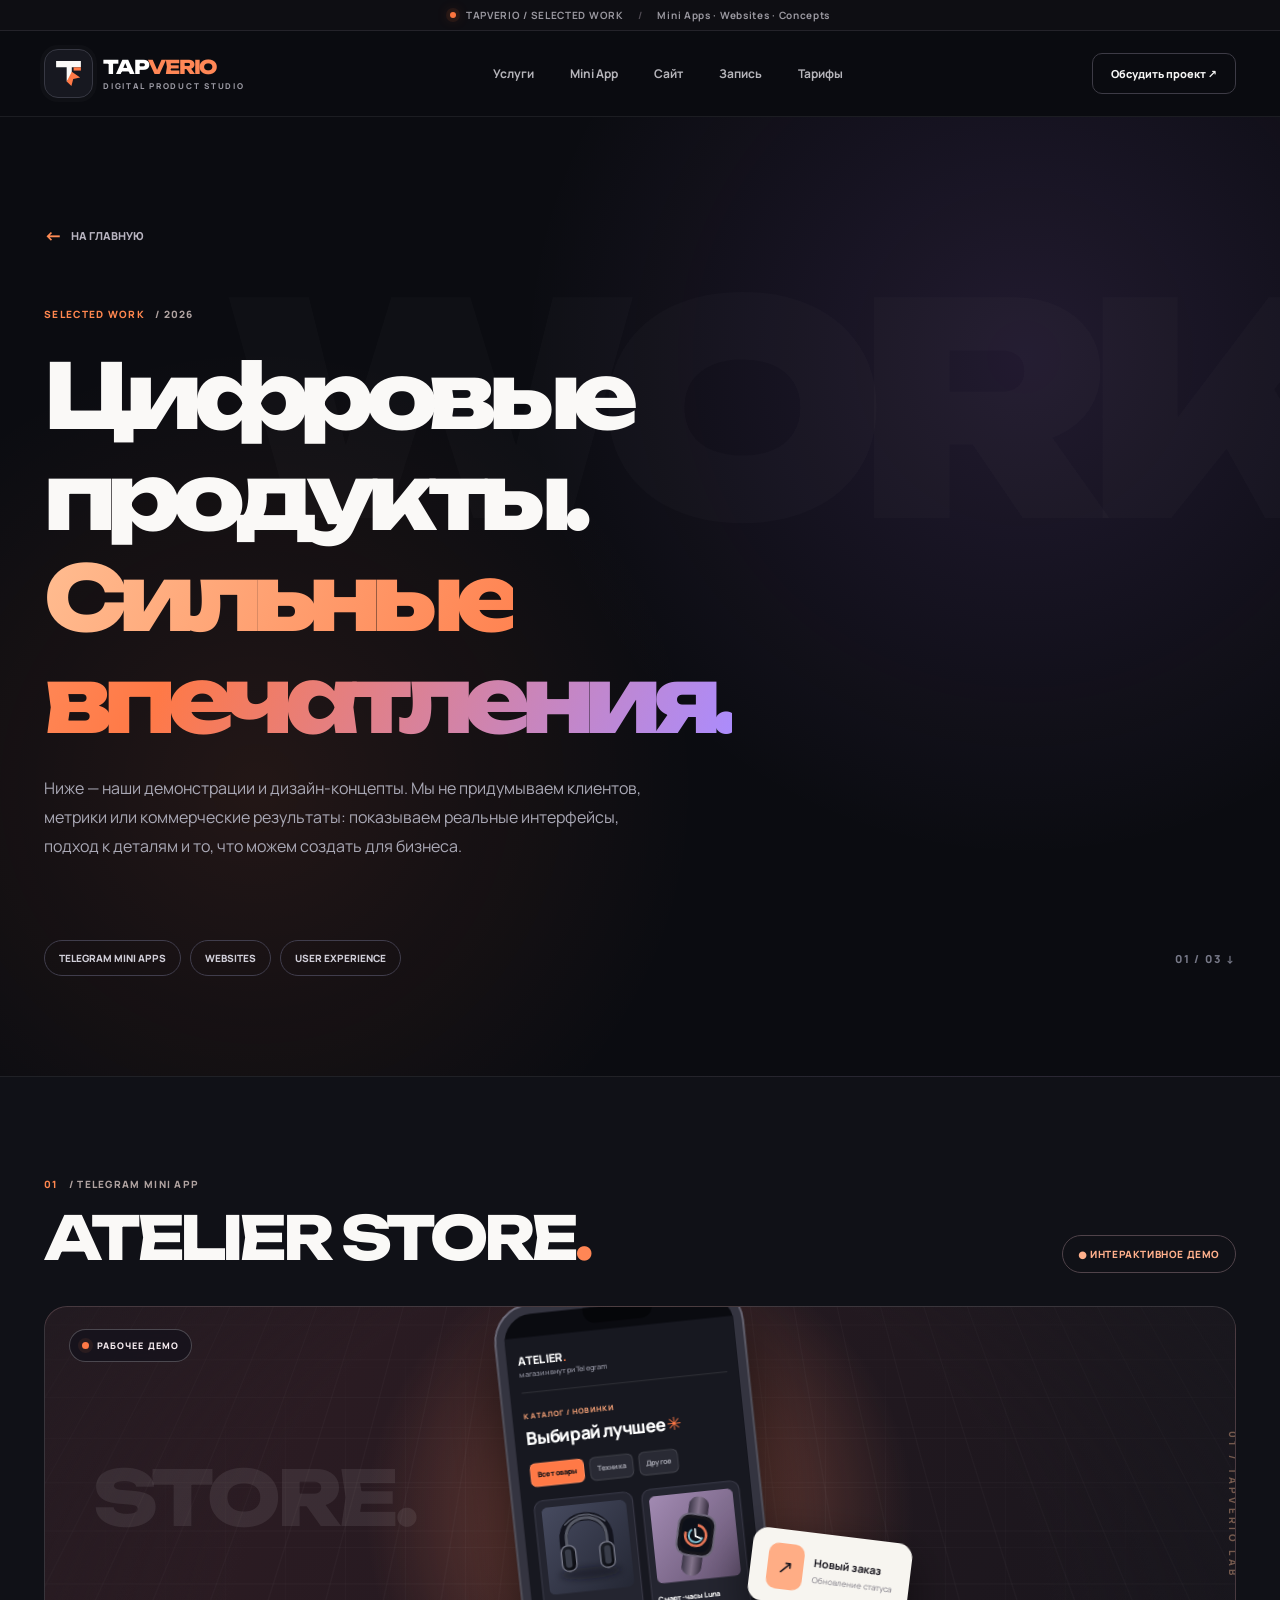
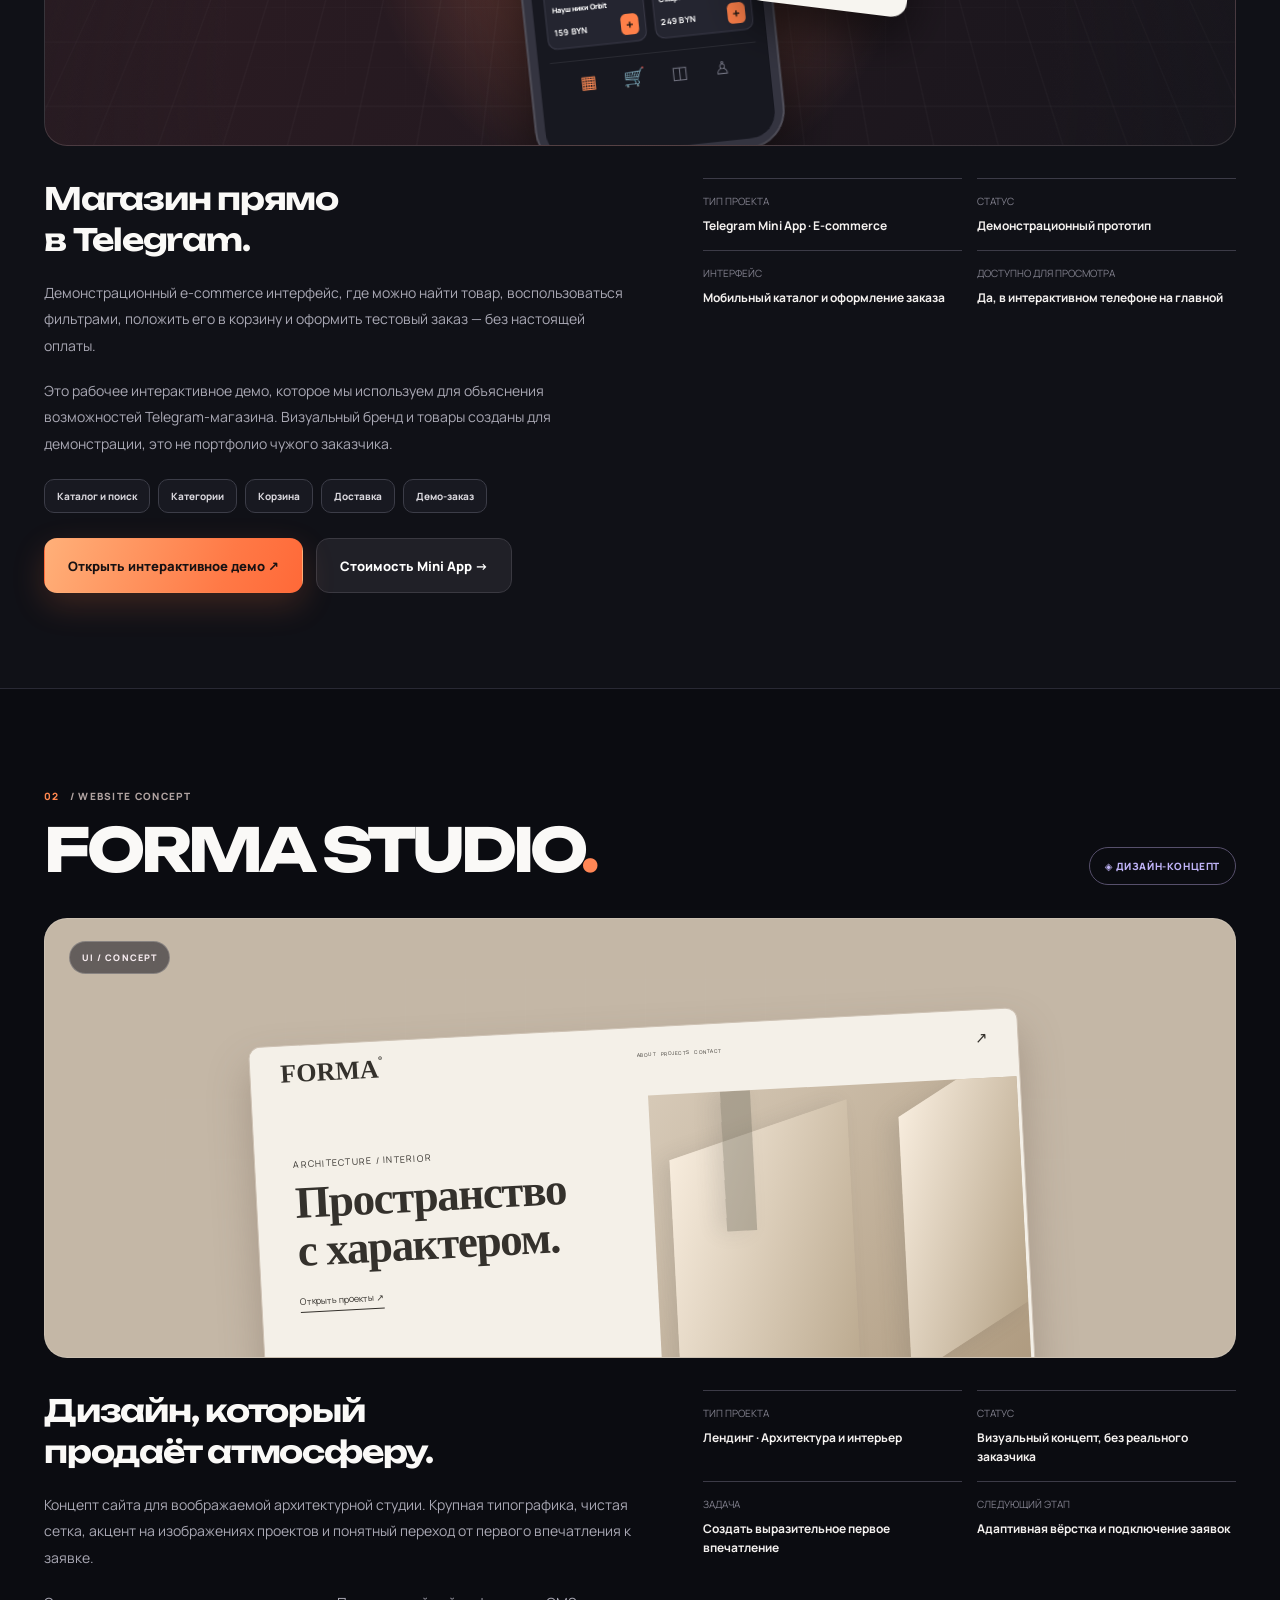
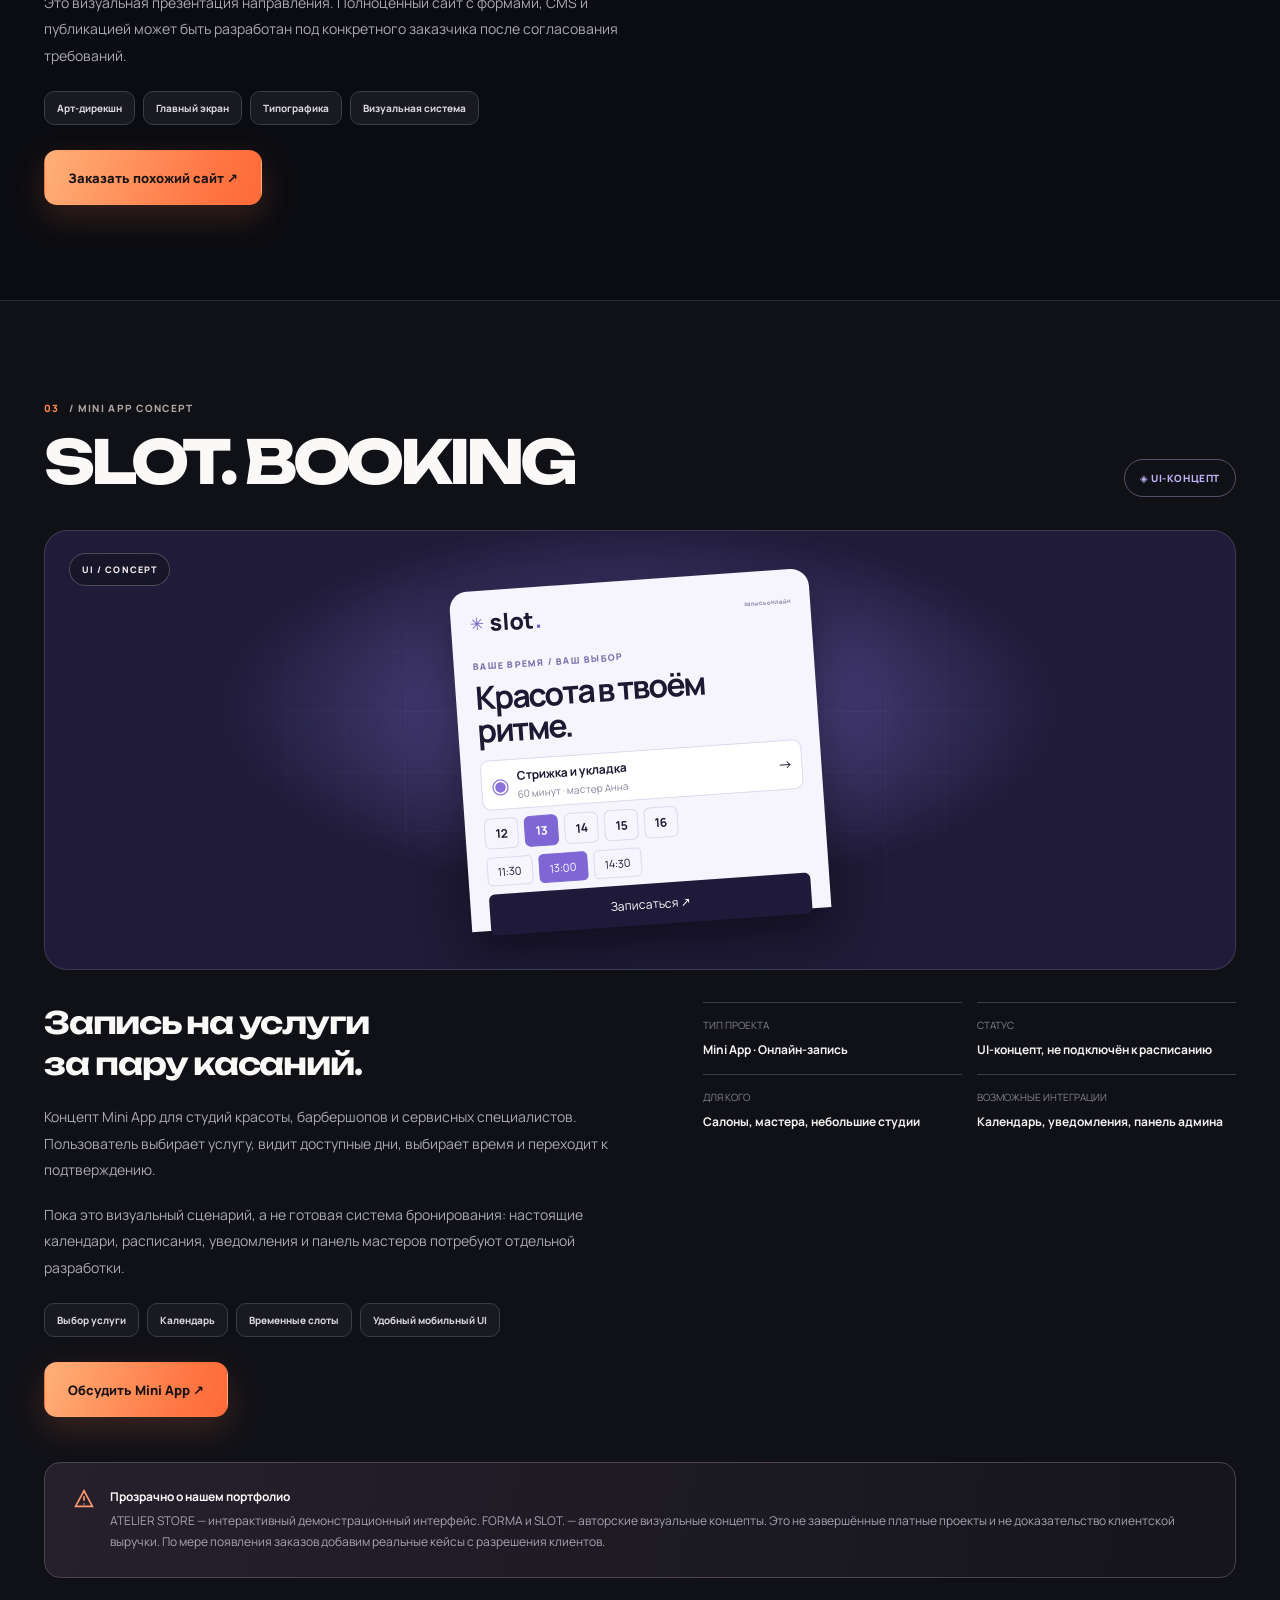
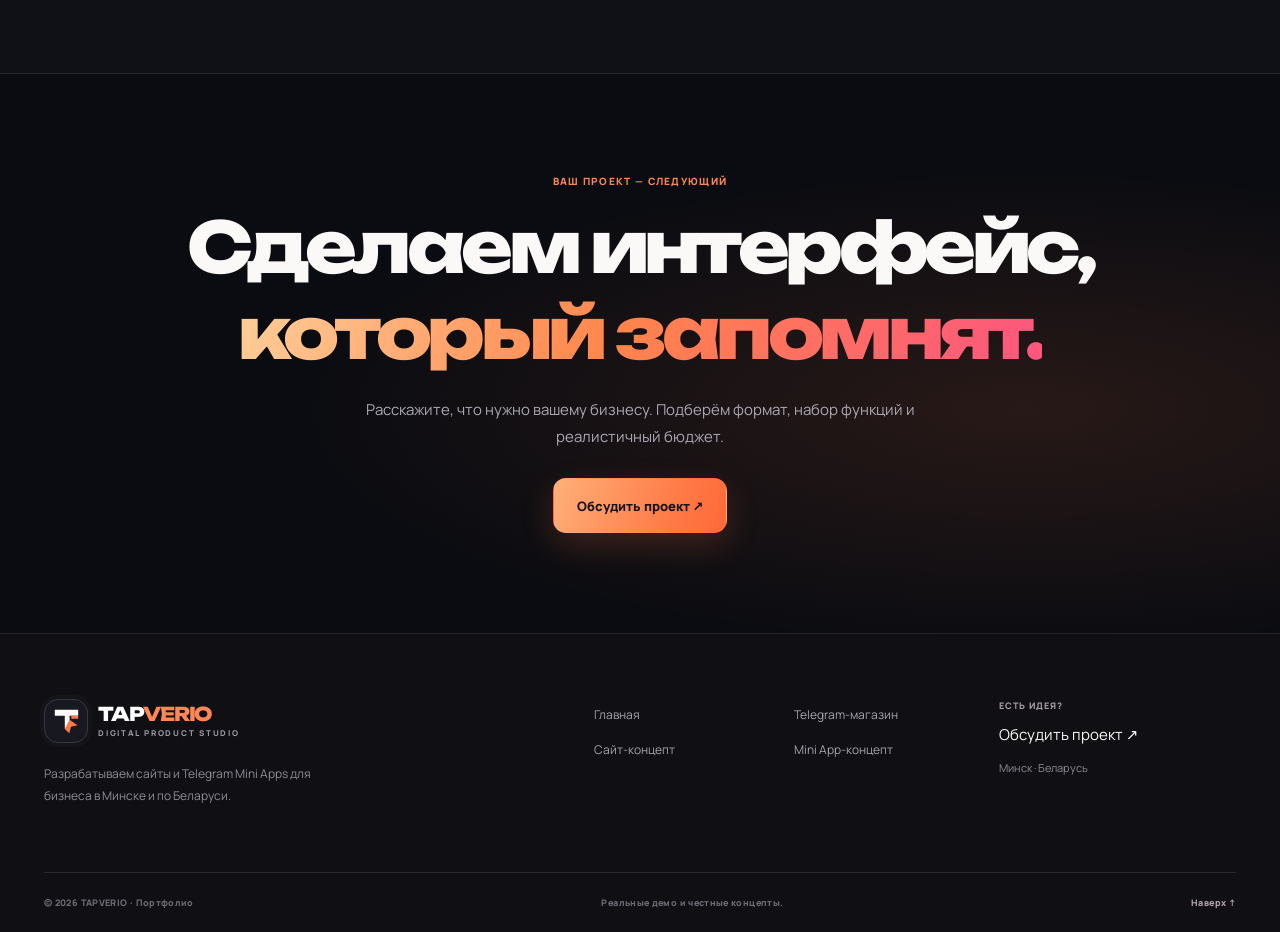
<file: portfolio.html>
<!doctype html>
<html lang="ru">
<head>
<meta charset="utf-8"><meta name="viewport" content="width=device-width, initial-scale=1, viewport-fit=cover">
<meta name="theme-color" content="#0B0C11"><meta name="color-scheme" content="dark">
<meta name="description" content="Портфолио TAPVERIO: интерактивное демо Telegram-магазина, концепты сайтов и Mini Apps. Разработка для бизнеса в Минске и Беларуси.">
<meta property="og:type" content="website"><meta property="og:title" content="Портфолио TAPVERIO — Mini Apps, сайты и цифровые продукты"><meta property="og:description" content="Рабочее демо и дизайн-концепты TAPVERIO. Каждый проект отмечен честным статусом.">
<title>Портфолио TAPVERIO — Telegram Mini Apps и сайты в Минске</title>
<link rel="icon" href="assets/favicon.svg" type="image/svg+xml">
<link rel="preconnect" href="https://fonts.googleapis.com"><link rel="preconnect" href="https://fonts.gstatic.com" crossorigin>
<link href="https://fonts.googleapis.com/css2?family=Manrope:wght@400;500;600;700;800&family=Unbounded:wght@500;600;700;800&display=swap" rel="stylesheet">
<link rel="stylesheet" href="styles.css"><link rel="stylesheet" href="effects.css">
<script defer src="motion.js"></script>
</head>
<body class="portfolio-page">
<div class="scroll-progress" aria-hidden="true"></div>
<div class="topline"><span class="topline-pulse"></span> TAPVERIO / SELECTED WORK <span class="topline-separator">/</span> Mini Apps · Websites · Concepts</div>
<header class="site-header" id="top"><div class="container header-inner">
<a class="logo" href="index.html" aria-label="TAPVERIO — на главную"><span class="logo-mark"><img src="assets/tapverio-symbol.svg" alt="" width="35" height="35"></span><span class="logo-lockup"><span class="logo-word">TAP<span>VERIO</span></span><span class="logo-caption">DIGITAL PRODUCT STUDIO</span></span></a>
<nav class="nav" id="main-nav" aria-label="Навигация"><a href="index.html#features">Услуги</a><a href="#atelier">Mini App</a><a href="#forma">Сайт</a><a href="#slot">Запись</a><a href="index.html#pricing">Тарифы</a></nav>
<div class="header-actions"><a class="btn btn-small btn-outline header-cta" href="index.html#contact">Обсудить проект ↗</a><button class="menu-toggle" id="menu-toggle" aria-expanded="false" aria-controls="main-nav" aria-label="Открыть меню"><svg class="icon" viewBox="0 0 24 24" aria-hidden="true"><path d="M4 7h16M4 12h16M4 17h16"/></svg></button></div>
</div></header>
<main>
<section class="portfolio-landing"><div class="container">
<a class="portfolio-back" href="index.html"><span>←</span> НА ГЛАВНУЮ</a>
<div class="section-label"><span>SELECTED WORK</span> / 2026</div>
<h1>Цифровые продукты.<br><em>Сильные впечатления.</em></h1>
<p>Ниже — наши демонстрации и дизайн-концепты. Мы не придумываем клиентов, метрики или коммерческие результаты: показываем реальные интерфейсы, подход к деталям и то, что можем создать для бизнеса.</p>
<div class="portfolio-landing-bottom"><div class="portfolio-landing-tags"><span>TELEGRAM MINI APPS</span><span>WEBSITES</span><span>USER EXPERIENCE</span></div><div class="portfolio-index">01 / 03 ↓</div></div>
</div></section>
<section class="case-study" id="atelier"><div class="container">
<div class="case-heading" data-reveal><div><div class="section-label"><span>01</span> / TELEGRAM MINI APP</div><h2>ATELIER STORE<span style="color:#ff8655">.</span></h2></div><span class="case-badge">● ИНТЕРАКТИВНОЕ ДЕМО</span></div>
<div class="case-large-visual case-atelier" data-reveal>
<div aria-hidden="true" class="art-mesh"></div>
<span class="art-corner-label"><span class="live-point"></span> РАБОЧЕЕ ДЕМО</span>
<div aria-hidden="true" class="art-phone art-phone-main"><div class="art-phone-top"><span class="art-camera"></span></div><div class="art-phone-screen"><div class="art-mini-head"><span>ATELIER<span class="accent">.</span></span><small>магазин внутри Telegram</small></div><div class="art-mini-tag">КАТАЛОГ / НОВИНКИ</div><div class="art-mini-title">Выбирай лучшее <span>✳</span></div><div class="art-mini-pills"><i>Все товары</i><i>Техника</i><i>Другое</i></div><div class="art-mini-products"><div><img alt="" src="assets/headphones.svg"/><span>Наушники Orbit</span><b>159 BYN <em>+</em></b></div><div><img alt="" src="assets/watch.svg"/><span>Смарт-часы Luna</span><b>249 BYN <em>+</em></b></div></div><div class="art-mini-nav"><span>▦</span><span>🛒</span><span>◫</span><span>♙</span></div></div></div>
<div aria-hidden="true" class="art-floating-card art-floating-sale"><span>↗</span><div><b>Новый заказ</b><small>Обновление статуса</small></div></div>
<div aria-hidden="true" class="art-side-type">01 / TAPVERIO LAB</div>
<div class="case-hero-word" aria-hidden="true">STORE.</div></div>
<div class="case-info-grid" data-reveal><div class="case-story"><h3>Магазин прямо<br>в Telegram.</h3><p>Демонстрационный e-commerce интерфейс, где можно найти товар, воспользоваться фильтрами, положить его в корзину и оформить тестовый заказ — без настоящей оплаты.</p><p>Это рабочее интерактивное демо, которое мы используем для объяснения возможностей Telegram-магазина. Визуальный бренд и товары созданы для демонстрации, это не портфолио чужого заказчика.</p><div class="case-feature-list"><span>Каталог и поиск</span><span>Категории</span><span>Корзина</span><span>Доставка</span><span>Демо-заказ</span></div><div class="case-actions"><a class="btn btn-primary" href="index.html#demo">Открыть интерактивное демо ↗</a><a class="btn btn-dark" href="index.html#pricing">Стоимость Mini App →</a></div></div><div class="case-facts"><div class="case-fact"><span>ТИП ПРОЕКТА</span><strong>Telegram Mini App · E-commerce</strong></div><div class="case-fact"><span>СТАТУС</span><strong>Демонстрационный прототип</strong></div><div class="case-fact"><span>ИНТЕРФЕЙС</span><strong>Мобильный каталог и оформление заказа</strong></div><div class="case-fact"><span>ДОСТУПНО ДЛЯ ПРОСМОТРА</span><strong>Да, в интерактивном телефоне на главной</strong></div></div></div>
</div></section>
<section class="case-study" id="forma"><div class="container">
<div class="case-heading" data-reveal><div><div class="section-label"><span>02</span> / WEBSITE CONCEPT</div><h2>FORMA STUDIO<span style="color:#ff8655">.</span></h2></div><span class="case-badge concept">◈ ДИЗАЙН-КОНЦЕПТ</span></div>
<div class="case-large-visual case-forma" data-reveal><div aria-hidden="true" class="forma-browser"><div class="forma-browser-nav"><strong>FORMA<span>®</span></strong><small>ABOUT   PROJECTS   CONTACT</small><i>↗</i></div><div class="forma-browser-copy"><span>ARCHITECTURE / INTERIOR</span><strong>Пространство<br/>с характером.</strong><i>Открыть проекты ↗</i></div><div class="forma-architecture"><span></span><span></span><span></span></div><div class="forma-browser-bottom">FORMA STUDIO <span>01 — 03</span></div></div><span class="art-corner-label concept-label">UI / CONCEPT</span></div>
<div class="case-info-grid" data-reveal><div class="case-story"><h3>Дизайн, который<br>продаёт атмосферу.</h3><p>Концепт сайта для воображаемой архитектурной студии. Крупная типографика, чистая сетка, акцент на изображениях проектов и понятный переход от первого впечатления к заявке.</p><p>Это визуальная презентация направления. Полноценный сайт с формами, CMS и публикацией может быть разработан под конкретного заказчика после согласования требований.</p><div class="case-feature-list"><span>Арт-дирекшн</span><span>Главный экран</span><span>Типографика</span><span>Визуальная система</span></div><div class="case-actions"><a class="btn btn-primary" href="index.html#pricing">Заказать похожий сайт ↗</a></div></div><div class="case-facts"><div class="case-fact"><span>ТИП ПРОЕКТА</span><strong>Лендинг · Архитектура и интерьер</strong></div><div class="case-fact"><span>СТАТУС</span><strong>Визуальный концепт, без реального заказчика</strong></div><div class="case-fact"><span>ЗАДАЧА</span><strong>Создать выразительное первое впечатление</strong></div><div class="case-fact"><span>СЛЕДУЮЩИЙ ЭТАП</span><strong>Адаптивная вёрстка и подключение заявок</strong></div></div></div>
</div></section>
<section class="case-study" id="slot"><div class="container">
<div class="case-heading" data-reveal><div><div class="section-label"><span>03</span> / MINI APP CONCEPT</div><h2>SLOT. BOOKING</h2></div><span class="case-badge concept">◈ UI-КОНЦЕПТ</span></div>
<div class="case-large-visual case-slot" data-reveal><span class="art-corner-label concept-label">UI / CONCEPT</span><div aria-hidden="true" class="slot-visual"><div class="slot-brand"><span class="slot-logo">✳</span> slot<span class="slot-brand-dot">.</span><small>запись онлайн</small></div><div class="slot-panel"><span>ВАШЕ ВРЕМЯ / ВАШ ВЫБОР</span><strong>Красота в твоём<br/>ритме.</strong><div class="slot-service"><span>◉</span><div><b>Стрижка и укладка</b><small>60 минут · мастер Анна</small></div><i>→</i></div><div class="slot-dates"><b>12</b><b class="chosen">13</b><b>14</b><b>15</b><b>16</b></div><div class="slot-times"><i>11:30</i><i class="chosen">13:00</i><i>14:30</i></div><div class="slot-confirm">Записаться ↗</div></div></div></div>
<div class="case-info-grid" data-reveal><div class="case-story"><h3>Запись на услуги<br>за пару касаний.</h3><p>Концепт Mini App для студий красоты, барбершопов и сервисных специалистов. Пользователь выбирает услугу, видит доступные дни, выбирает время и переходит к подтверждению.</p><p>Пока это визуальный сценарий, а не готовая система бронирования: настоящие календари, расписания, уведомления и панель мастеров потребуют отдельной разработки.</p><div class="case-feature-list"><span>Выбор услуги</span><span>Календарь</span><span>Временные слоты</span><span>Удобный мобильный UI</span></div><div class="case-actions"><a class="btn btn-primary" href="index.html#pricing">Обсудить Mini App ↗</a></div></div><div class="case-facts"><div class="case-fact"><span>ТИП ПРОЕКТА</span><strong>Mini App · Онлайн-запись</strong></div><div class="case-fact"><span>СТАТУС</span><strong>UI-концепт, не подключён к расписанию</strong></div><div class="case-fact"><span>ДЛЯ КОГО</span><strong>Салоны, мастера, небольшие студии</strong></div><div class="case-fact"><span>ВОЗМОЖНЫЕ ИНТЕГРАЦИИ</span><strong>Календарь, уведомления, панель админа</strong></div></div></div>
<div class="portfolio-honesty" data-reveal><svg viewBox="0 0 24 24"><path d="M12 3 2.8 20h18.4L12 3Zm0 6v5m0 3v1"/></svg><div><strong>Прозрачно о нашем портфолио</strong><p>ATELIER STORE — интерактивный демонстрационный интерфейс. FORMA и SLOT. — авторские визуальные концепты. Это не завершённые платные проекты и не доказательство клиентской выручки. По мере появления заказов добавим реальные кейсы с разрешения клиентов.</p></div></div>
</div></section>
<section class="portfolio-bottom"><div class="container" data-reveal><div class="section-label" style="justify-content:center;margin-bottom:16px"><span>ВАШ ПРОЕКТ — СЛЕДУЮЩИЙ</span></div><h2>Сделаем интерфейс,<br><span class="gradient-text">который запомнят.</span></h2><p>Расскажите, что нужно вашему бизнесу. Подберём формат, набор функций и реалистичный бюджет.</p><a class="btn btn-primary" href="index.html#contact">Обсудить проект ↗</a></div></section>
</main>
<footer class="footer"><div class="container"><div class="footer-main"><div><a class="logo footer-logo" href="index.html"><span class="logo-mark"><img src="assets/tapverio-symbol.svg" alt="" width="35" height="35"></span><span class="logo-lockup"><span class="logo-word">TAP<span>VERIO</span></span><span class="logo-caption">DIGITAL PRODUCT STUDIO</span></span></a><p>Разрабатываем сайты и Telegram Mini Apps для бизнеса в Минске и по Беларуси.</p></div><div class="footer-links"><a href="index.html">Главная</a><a href="#atelier">Telegram-магазин</a><a href="#forma">Сайт-концепт</a><a href="#slot">Mini App-концепт</a></div><div class="footer-contact"><span>ЕСТЬ ИДЕЯ?</span><a href="index.html#contact">Обсудить проект ↗</a><small>Минск · Беларусь</small></div></div><div class="footer-bottom"><span>© <span id="year">2026</span> TAPVERIO · Портфолио</span><span>Реальные демо и честные концепты.</span><a href="#top">Наверх ↑</a></div></div></footer>
</body></html>
</file>
<file: styles.css>
[hidden]{display:none!important}
:root{--bg:#09090d;--bg-soft:#111117;--bg-card:#14141b;--line:#292932;--white:#f7f6f5;--muted:#94949e;--orange:#ff6b32;--orange2:#ff914b;--purple:#a65eff;--font:'Manrope',system-ui,-apple-system,sans-serif;--display:'Unbounded','Manrope',system-ui,sans-serif;--ease:cubic-bezier(.2,.75,.2,1)}
*{box-sizing:border-box}html{scroll-behavior:smooth;scroll-padding-top:92px}body{margin:0;background:var(--bg);color:var(--white);font-family:var(--font);font-size:15px;-webkit-font-smoothing:antialiased;overflow-x:hidden}body.modal-open{overflow:hidden}a{color:inherit;text-decoration:none}button,input,textarea,select{font:inherit}button{cursor:pointer}button:focus-visible,a:focus-visible,input:focus-visible,select:focus-visible,textarea:focus-visible,summary:focus-visible{outline:2px solid var(--orange);outline-offset:3px}svg{display:block}svg.icon{width:19px;height:19px;fill:none;stroke:currentColor;stroke-width:1.8;stroke-linecap:round;stroke-linejoin:round;flex:none}.svg-sprite{position:absolute;overflow:hidden;width:0;height:0}.container{width:min(1280px,calc(100% - 88px));margin-inline:auto}.section{position:relative;padding:120px 0}.topline{height:31px;display:flex;align-items:center;justify-content:center;gap:10px;border-bottom:1px solid #24232a;color:#99979f;background:#0e0e13;font-size:10px;letter-spacing:.07em;font-weight:700}.topline-pulse,.eyebrow-dot{width:6px;height:6px;border-radius:50%;background:#fc753f;box-shadow:0 0 0 4px #ff6b3215,0 0 13px #ff6b3270}.topline-separator{color:#514c55;padding:0 5px}.site-header{position:relative;z-index:20;border-bottom:1px solid #ffffff13;background:#09090de9;backdrop-filter:blur(16px)}.header-inner{height:85px;display:flex;align-items:center;justify-content:space-between;gap:20px}.logo{display:inline-flex;align-items:center;gap:10px;white-space:nowrap}.logo-mark{display:grid;place-items:center;width:45px;height:45px;background:#f9f8f7;color:#131319;border-radius:12px;font:800 26px var(--display);letter-spacing:-.12em;padding-right:5px}.logo-dot{color:var(--orange);margin-left:2px}.logo-text{display:flex;flex-direction:column;font:800 16px var(--display);line-height:1.06;letter-spacing:-.04em}.logo-text span{font:800 9px var(--font);letter-spacing:.31em;color:var(--orange);margin-top:5px}.nav{display:flex;align-items:center;gap:36px}.nav a{font-size:12px;font-weight:700;color:#b6b5bb;transition:color .2s}.nav a:hover{color:#fff}.header-actions{display:flex;align-items:center}.btn{border:1px solid transparent;display:inline-flex;align-items:center;justify-content:center;gap:13px;min-height:55px;padding:0 23px;font-weight:800;font-size:13px;border-radius:13px;white-space:nowrap;transition:transform .22s var(--ease),background .22s,border-color .22s,color .22s}.btn:hover{transform:translateY(-2px)}.btn:active{transform:translateY(0)}.btn .icon{width:17px;height:17px}.btn-small{min-height:41px;padding:0 18px;font-size:11px;border-radius:10px}.btn-outline{background:transparent;color:#f5f5f5;border-color:#3d3b46}.btn-outline:hover{background:#19191e;border-color:#7d7884}.btn-primary{color:#171112;background:linear-gradient(110deg,#ff975a 0%,#ff632f 80%);box-shadow:0 12px 32px #ff6b3227}.btn-primary:hover{background:linear-gradient(110deg,#ffb276,#ff783b);box-shadow:0 13px 34px #ff6b3240}.btn-dark{background:#202027;color:#fff;border-color:#3a3941}.btn-dark:hover{background:#292932;border-color:#575560}.menu-toggle{display:none;color:#fff;background:transparent;border:1px solid #34343b;border-radius:10px;width:42px;height:42px;align-items:center;justify-content:center}
.hero{padding:73px 0 94px;min-height:720px;overflow:hidden}.hero:before{content:'';position:absolute;inset:0;background:radial-gradient(ellipse at 75% 34%,#ff683010,transparent 35%),linear-gradient(0deg,#10101588,transparent 25%);pointer-events:none}.hero-grid{display:grid;grid-template-columns:minmax(0,1fr) minmax(400px,1fr);align-items:center;gap:45px;position:relative}.hero-copy{position:relative;z-index:4;padding-top:5px}.eyebrow,.section-label,.cta-eyebrow{display:flex;align-items:center;gap:10px;color:#fa9e72;font-size:10px;letter-spacing:.13em;font-weight:800}.eyebrow{margin-bottom:30px;white-space:nowrap}.eyebrow-line{width:20px;height:1px;background:#665457;margin:0 5px}.hero h1{font-family:var(--display);font-size:clamp(48px,5.6vw,82px);font-weight:800;line-height:1.16;letter-spacing:-.095em;position:relative;margin:0;white-space:nowrap}.gradient-text{background:linear-gradient(105deg,#ffae69 5%,#ff632b 53%,#ee4469 100%);-webkit-background-clip:text;background-clip:text;color:transparent}.hero-lead{color:#bbb9c1;font-size:16px;line-height:1.9;max-width:510px;margin:28px 0 28px}.hero-cta{display:flex;gap:11px;flex-wrap:wrap}.hero-benefits{display:flex;flex-wrap:wrap;gap:12px 22px;margin-top:35px;color:#8e8e98;font-size:10px;font-weight:750}.hero-benefits span{display:flex;align-items:center;gap:7px}.hero-benefits .icon{width:13px;height:13px;color:#fa8759;stroke-width:3}.hero-glow{position:absolute;border-radius:50%;filter:blur(80px);pointer-events:none}.hero-glow-1{width:370px;height:370px;top:130px;right:10%;background:#ff683113;}.hero-glow-2{width:400px;height:400px;bottom:-210px;right:-130px;background:#8748bc12}.hero-visual{height:688px;position:relative;display:flex;align-items:center;justify-content:center}.hero-visual:before{content:'';width:450px;height:450px;position:absolute;border:1px solid #ffffff0e;border-radius:50%;top:100px;left:50%;transform:translateX(-50%)}.hero-orbit{position:absolute;border-radius:50%;border:1px dashed #ff6b3222;pointer-events:none}.hero-orbit-one{width:590px;height:590px;top:10px;left:50%;transform:translateX(-50%)}.hero-orbit-two{width:345px;height:345px;top:150px;left:50%;transform:translateX(-50%)}.phone-frame{width:321px;height:656px;border:6px solid #303039;border-radius:47px;padding:5px;background:#06080c;box-shadow:0 10px 5px #0007,0 35px 90px #0009,inset 0 0 0 1px #73737b6b;position:relative;z-index:5;transform:rotate(5deg);transition:transform .5s var(--ease)}.phone-frame:hover{transform:rotate(0)}.phone-frame:before{position:absolute;content:'';width:4px;height:70px;border-radius:6px;background:#44444c;top:130px;right:-9px}.phone-frame:after{position:absolute;content:'';width:4px;height:47px;border-radius:6px;background:#44444c;top:160px;left:-9px}.phone-notch{position:absolute;top:10px;left:50%;transform:translateX(-50%);width:105px;height:21px;border-radius:0 0 15px 15px;background:#08090d;z-index:9}.phone-screen{height:100%;width:100%;border-radius:36px;overflow:hidden;background:#101115;display:flex;flex-direction:column;position:relative}.phone-status{flex:none;height:33px;padding:9px 21px 0;display:flex;justify-content:space-between;color:#fff;font-size:9px;font-weight:800}.status-icons{display:flex;align-items:center;gap:5px}.battery{width:16px;height:9px;border:1px solid white;border-radius:3px;position:relative}.battery:after{content:'';position:absolute;background:white;width:10px;height:5px;left:2px;top:1px;border-radius:1px}.tg-header{height:49px;background:#17181e;display:flex;align-items:center;gap:8px;padding:0 15px;flex:none;border-bottom:1px solid #ffffff0c}.tg-back{font-size:33px;font-family:Arial;line-height:1;color:#fff;margin-right:1px;margin-top:-6px}.tg-header-text{flex:1;display:flex;flex-direction:column;gap:2px}.tg-header-text strong{font-size:10px;font-weight:800;letter-spacing:.02em;display:flex;align-items:center;gap:5px}.tg-header-text span{font-size:8px;color:#85878d}.tg-dots{font-size:22px;color:#e5e5e9;line-height:1}.shop{flex:1;overflow-y:auto;overscroll-behavior:contain;scrollbar-width:none;background:#101115}.shop::-webkit-scrollbar{display:none}.shop-page{padding:16px 14px 18px;display:none}.shop-page.active{display:block}.shop-greeting>span{font-size:8px;color:#f39b70;letter-spacing:.13em;font-weight:850}.shop-greeting strong{font-size:19px;display:block;letter-spacing:-.04em;margin-top:5px}.shop-greeting strong span{color:#ff6e36;margin-left:5px}.shop-greeting p{margin:5px 0 14px;color:#9a9aa3;font-size:9px}.shop-search-wrap{position:relative}.shop-search-icon{position:absolute;top:50%;left:12px;transform:translateY(-50%);width:14px;height:14px;fill:none;stroke:#898993;stroke-width:2}.shop-search-wrap input{border:1px solid #303036;border-radius:10px;padding:10px 9px 10px 33px;background:#1b1c23;color:#fff;width:100%;font-size:9px;outline:0}.shop-search-wrap input::placeholder{color:#70717a}.shop-search-wrap input:focus{border-color:#e97649}.shop-cats{margin-top:13px;margin-bottom:17px;display:flex;gap:6px;overflow:auto;scrollbar-width:none}.shop-cats::-webkit-scrollbar{display:none}.shop-cats button{white-space:nowrap;border:1px solid #313139;border-radius:7px;padding:7px 10px;background:#1d1e24;color:#b4b4ba;font-size:8px;font-weight:800}.shop-cats button.active{border-color:#fd793e;background:#ff7034;color:#16131a}.shop-title-row{display:flex;align-items:baseline;justify-content:space-between;margin-bottom:9px}.shop-title-row strong{font-size:12px}.shop-title-row span{font-size:8px;color:#858590}.products{display:grid;grid-template-columns:1fr 1fr;gap:9px}.product-card{border:1px solid #303039;border-radius:12px;padding:6px;background:#1a1b22;min-width:0}.product-image{height:104px;width:100%;border-radius:8px;object-fit:cover;display:block;background:#32343b}.product-name{font-size:9px;line-height:1.35;margin:8px 0 3px;font-weight:800;min-height:24px}.product-tag{font-size:7px;color:#8d8d99}.product-bottom{display:flex;align-items:center;justify-content:space-between;margin-top:7px}.product-bottom strong{font-size:10px;white-space:nowrap}.product-add{width:26px;height:26px;border:0;border-radius:8px;background:#fc783e;color:#101014;font-size:19px;line-height:1;font-weight:700;transition:transform .15s}.product-add:active{transform:scale(.88)}.shop-tabs{height:59px;flex:none;border-top:1px solid #292a30;background:#17181e;display:flex;padding:5px 5px 7px;justify-content:space-between}.shop-tab{display:flex;flex-direction:column;align-items:center;gap:4px;flex:1;border:0;color:#787983;background:transparent;font-size:8px;min-width:0;font-weight:700}.shop-tab.active{color:#ff7e48}.shop-tab svg{height:18px;width:18px;fill:none;stroke:currentColor;stroke-width:1.7;stroke-linejoin:round;stroke-linecap:round}.shop-tab-icon{position:relative}.shop-tab-icon i{font-style:normal;position:absolute;top:-4px;right:-8px;background:#ff6934;color:#19181a;min-width:13px;height:13px;display:flex;align-items:center;justify-content:center;border-radius:9px;font-size:8px;font-weight:900}.shop-tab-icon i[hidden]{display:none}.shop-page-heading{display:flex;justify-content:space-between;align-items:center;font-size:19px;font-weight:850;margin:3px 0 18px}.shop-page-heading span{font-size:9px;color:#9999a4;font-weight:600}.empty-state{text-align:center;padding:63px 7px;color:#999aa4;font-size:10px;line-height:1.8}.empty-state svg{width:36px;height:36px;display:block;margin:0 auto 13px;fill:none;stroke:#fd844e;stroke-width:1.6}.empty-state strong{display:block;font-size:12px;color:#f6f6f6}.cart-line{display:flex;align-items:center;gap:8px;padding:10px 0;border-bottom:1px solid #31313a}.cart-line img{width:54px;height:54px;border-radius:9px;object-fit:cover}.cart-line-copy{flex:1;min-width:0}.cart-line-copy strong{display:block;font-size:10px}.cart-line-copy small{display:block;margin-top:6px;color:#a9a9b2;font-size:9px}.qty-controls{display:flex;align-items:center;gap:7px}.qty-controls button{background:#30313a;color:#fff;border:0;border-radius:6px;width:23px;height:23px;font-size:15px}.qty-controls b{font-size:10px}.cart-summary{margin-top:20px}.cart-total-row{display:flex;justify-content:space-between;font-size:12px;margin:0 0 16px}.cart-total-row strong{color:#ff965e}.shop-primary{width:100%;border:0;background:#ff7940;color:#161319;font-size:10px;font-weight:900;border-radius:9px;min-height:40px}.shop-primary:hover{background:#ff9c68}.checkout-back{background:none;border:0;color:#f68b55;font-size:9px;padding:0;margin-bottom:15px}.checkout-label{display:block;color:#bcbbc4;font-size:9px;margin:16px 0 8px;font-weight:800}.checkout-field{width:100%;background:#1f2026;color:#fff;border-radius:9px;border:1px solid #3d3d47;padding:11px 10px;outline:0;font-size:10px}.checkout-field:focus{border-color:#e58155}.checkout-total{display:flex;align-items:center;justify-content:space-between;margin:22px 0 12px;font-size:11px}.checkout-total strong{color:#fd9256;font-size:16px}.checkout-disclaimer{font-size:8px;color:#83838e;line-height:1.5}.order-card{border:1px solid #33333c;border-radius:10px;padding:12px;margin-bottom:10px;background:#1c1d24}.order-top{display:flex;justify-content:space-between;font-size:10px;margin-bottom:9px}.order-top b{color:#ffac7b}.order-card p{font-size:9px;line-height:1.6;color:#a0a1ac;margin:0}.order-card small{display:block;color:#7d7d88;font-size:8px;margin-top:9px}.demo-profile-avatar{height:64px;width:64px;border-radius:18px;background:linear-gradient(135deg,#ffae67,#fc602f);display:grid;place-items:center;color:#19141a;font:800 29px var(--display);margin:32px auto 11px}.demo-profile-name{text-align:center;font-size:13px;font-weight:850}.demo-profile-subtitle{text-align:center;color:#8e8e99;font-size:9px;margin:5px 0 27px}.profile-row{display:flex;align-items:center;justify-content:space-between;padding:14px 10px;background:#1e1f25;border:1px solid #30303a;margin-bottom:9px;border-radius:9px;font-size:9px}.profile-row strong{color:#e3a780}.profile-hint{font-size:9px;line-height:1.7;color:#858593;margin-top:18px}.hero-float{position:absolute;z-index:8;display:flex;align-items:center;gap:11px;padding:12px 14px;border-radius:15px;background:#222027ed;border:1px solid #61505c;backdrop-filter:blur(12px);box-shadow:0 15px 45px #0008}.hero-float strong{display:block;font-size:11px}.hero-float small{display:block;margin-top:4px;color:#aaa2aa;font-size:8px}.float-icon{display:grid;place-items:center;width:35px;height:35px;background:#ff7a4140;color:#ff9b64;border-radius:10px}.float-icon .icon{width:18px;height:18px}.float-icon.purple{background:#a970e13b;color:#c7a1ff}.float-check{margin-left:8px;color:#9ee2ad}.float-check .icon{width:17px;height:17px}.float-order{top:114px;right:-28px;transform:rotate(-7deg)}.float-setup{bottom:129px;left:-48px;transform:rotate(-5deg)}.visual-caption{position:absolute;bottom:4px;right:50px;display:flex;align-items:center;gap:11px;color:#b6a8a2;font-size:9px;letter-spacing:.02em}.visual-caption-line{width:22px;height:1px;background:#ff9258}.visual-caption .icon{width:13px;height:13px;color:#ff935d;transform:rotate(115deg)}
.signal-bar{background:#111116;border-top:1px solid #ffffff0d;border-bottom:1px solid #ffffff0d}.signal-inner{min-height:86px;display:flex;align-items:center;justify-content:space-around;gap:14px}.signal-inner span{font:800 12px var(--display);letter-spacing:.025em;color:#5d5b65;white-space:nowrap}.signal-inner i{display:block;width:5px;height:5px;background:#a8654e;transform:rotate(45deg)}
.section-label{color:#b0a3a1;margin-bottom:21px}.section-label span{color:#ff874f}.section-head{display:flex;align-items:end;justify-content:space-between;gap:35px;margin-bottom:48px}.section-head h2,.product-copy h2,.faq-layout h2{font:700 clamp(32px,3.8vw,54px)/1.29 var(--display);letter-spacing:-.065em;margin:0}.text-dim{color:#76737d}.section-head>div{max-width:770px}.section-head>p{max-width:337px;color:#a5a3af;font-size:13px;line-height:1.85;margin:0 0 7px}.features-grid{display:grid;grid-template-columns:repeat(3,minmax(0,1fr));gap:14px}.feature-card{height:297px;position:relative;overflow:hidden;background:#141419;border:1px solid #2b2b34;border-radius:20px;padding:25px;transition:transform .25s,border-color .25s}.feature-card:hover{transform:translateY(-4px);border-color:#755246}.feature-card:before{content:'';position:absolute;width:200px;height:170px;right:-95px;bottom:-95px;border-radius:50%;background:#ff6b3210;filter:blur(18px)}.feature-orange{background:linear-gradient(145deg,#291b1a,#151519 70%);border-color:#674039}.feature-dark{background:linear-gradient(145deg,#241c29,#151519 75%)}.feature-number{font-size:9px;font-weight:800;letter-spacing:.07em;color:#8f8992}.feature-icon{width:49px;height:49px;display:grid;place-items:center;border-radius:13px;background:#282126;color:#ff985f;margin-top:29px;margin-bottom:17px}.feature-icon .icon{width:22px;height:22px}.feature-card h3{font-size:18px;letter-spacing:-.04em;margin:0 0 9px;font-weight:800}.feature-card p{font-size:12px;color:#a09da8;line-height:1.8;max-width:303px;margin:0;position:relative;z-index:1}.mini-products{position:absolute;bottom:-42px;right:-12px;display:flex;gap:7px;transform:rotate(-13deg)}.mini-products span{display:block;background:linear-gradient(145deg,#41414c,#24242c);height:90px;width:55px;border:5px solid #6e5355;border-radius:10px;opacity:.55}.mini-products span:nth-child(2){height:105px;margin-top:-13px}.feature-mini-rows{position:absolute;right:-12px;bottom:-17px;width:136px;display:grid;gap:8px;transform:rotate(-12deg);opacity:.55}.feature-mini-rows i{height:30px;background:#39323a;border:1px solid #674a55;border-radius:8px}.feature-chat{position:absolute;bottom:-8px;right:-17px;transform:rotate(-13deg);width:175px;height:67px;background:#24252e;border:1px solid #555260;border-radius:12px;display:flex;align-items:center;gap:8px;padding:9px;opacity:.8}.chat-avatar{display:grid;place-items:center;width:30px;height:30px;background:#fa8b50;border-radius:50%;color:#151217}.feature-chat>span:nth-child(2){display:grid;gap:6px;flex:1}.feature-chat i{height:5px;background:#777079;border-radius:5px}.feature-chat i:nth-child(2){width:60%}.feature-chat b{font-size:11px;color:#b5eaad}.feature-delivery{position:absolute;bottom:0;right:-16px;transform:rotate(-8deg);width:170px;height:50px;border:1px solid #534b4d;border-radius:11px;background:#24232b;padding:17px 12px;color:#afacb5;font-size:10px}.feature-delivery span{color:#ff7e43;margin-right:7px}.feature-delivery b{float:right;color:#ff8d53}.feature-profile{position:absolute;right:-17px;bottom:-7px;transform:rotate(-9deg);height:75px;width:162px;border:1px solid #514a58;border-radius:13px;background:#24222c;padding:13px;opacity:.75}.feature-profile span{display:grid;place-items:center;float:left;width:43px;height:43px;border-radius:10px;background:#ff804a;font-weight:900;color:#111;margin-right:11px}.feature-profile i{display:block;height:6px;background:#756774;border-radius:5px;margin:9px 0}.feature-profile i:last-child{width:55%}.text-link{border:none;background:transparent;color:#ff9c6a;display:inline-flex;align-items:center;gap:9px;font-size:12px;font-weight:800;padding:0}.text-link .icon{height:14px;width:14px}.feature-card>.text-link{margin-top:17px;position:relative;z-index:2}
.product-section{background:#101015;border-top:1px solid #ffffff0a;border-bottom:1px solid #ffffff0a}.product-layout{display:grid;grid-template-columns:1fr 1fr;align-items:center;gap:105px}.product-diagram{min-height:425px;overflow:hidden;border:1px solid #39323b;border-radius:23px;background:radial-gradient(circle at 0% 0%,#ff813016,transparent 45%),#17171f;padding:28px 35px;position:relative}.product-diagram:before{content:'';position:absolute;inset:0;opacity:.13;background-image:radial-gradient(#b9a5b9 1px,transparent 1px);background-size:24px 24px;mask-image:linear-gradient(110deg,black,transparent 95%)}.diagram-label{color:#c6aca2;font-size:10px;letter-spacing:.16em;font-weight:800;position:relative}.diagram-flow{position:relative;margin:26px auto 18px;max-width:330px}.diagram-node{background:#25252f;border:1px solid #4c4956;border-radius:12px;padding:13px 17px;display:flex;gap:14px;align-items:center;box-shadow:0 7px 20px #0003}.diagram-node.highlight{background:#37271f;border-color:#ed7749}.node-icon{display:grid;place-items:center;background:#3e3d4a;border-radius:10px;width:42px;height:42px;color:#c4b9d8}.highlight .node-icon{color:#ffb48a;background:#824a2f}.diagram-node strong,.diagram-node small{display:block}.diagram-node strong{font-size:13px}.diagram-node small{font-size:9px;color:#a5a3ae;margin-top:5px}.diagram-connector{display:flex;justify-content:center;align-items:center;height:30px;color:#fb8c58}.diagram-connector span{width:1px;height:17px;background:#fc7a493e}.diagram-connector .icon{transform:rotate(90deg);height:14px;width:14px}.diagram-footer{position:relative;display:flex;align-items:center;gap:10px;font-size:10px;color:#94909b;border-top:1px solid #ffffff15;padding-top:20px;margin-top:25px}.diagram-ping{height:7px;width:7px;background:#e98758;border-radius:50%;box-shadow:0 0 0 5px #ef7c4520}.product-copy h2{margin:0 0 24px}.product-copy>p{color:#a5a3ac;font-size:13px;line-height:1.95;max-width:490px;margin:0 0 23px}.check-list{list-style:none;padding:0;margin:0 0 31px;display:grid;gap:16px}.check-list li{font-size:12px;font-weight:750;display:flex;gap:11px;align-items:center}.check-list .icon{width:15px;height:15px;color:#fd8753;stroke-width:3}.btn-border{background:#212129}
.pricing-section{background:#0b0b0e}.pricing-grid{display:grid;grid-template-columns:repeat(3,1fr);gap:14px;align-items:stretch}.price-card{border:1px solid #34333b;background:#141419;border-radius:21px;padding:29px 26px;min-height:519px;display:flex;flex-direction:column;position:relative;overflow:hidden}.price-card.featured{background:linear-gradient(148deg,#2b211f 0%,#19161b 48%,#141419 100%);border-color:#e17b50;box-shadow:0 0 0 1px #e17b502a,0 20px 50px #ef6a2512}.price-top{display:flex;justify-content:space-between;align-items:center;color:#a5a1a9}.price-top .icon{width:16px;height:16px}.plan-tag{font-size:9px;letter-spacing:.1em;font-weight:900;color:#c79f8b}.popular-ribbon{position:absolute;top:0;right:23px;background:#ff7e46;color:#21171b;padding:7px 13px;border-radius:0 0 8px 8px;font-size:8px;font-weight:900;letter-spacing:.06em}.price-card h3{font-size:21px;letter-spacing:-.05em;margin:34px 0 12px}.price-desc{min-height:55px;font-size:12px;line-height:1.8;color:#9897a2;margin:0}.price-value{display:flex;align-items:baseline;gap:7px;font:700 33px var(--display);letter-spacing:-.075em;margin-top:28px;white-space:nowrap}.price-value>span{font:700 10px var(--font);color:#aaa4ac;letter-spacing:0}.price-value small{font:800 13px var(--font);letter-spacing:0;color:#ff9c69}.featured .price-value{color:#ff9560}.price-note{font-size:10px;color:#83818e;margin-top:10px}.price-divider{height:1px;background:#38343c;margin:24px 0 23px}.price-card ul{list-style:none;padding:0;margin:0 0 26px;display:grid;gap:14px}.price-card li{display:flex;align-items:center;gap:10px;font-size:11px;color:#d2ced4;font-weight:650}.price-card li .icon{width:14px;height:14px;stroke-width:2.8;color:#ff9358}.btn-price{min-height:48px;margin-top:auto;width:100%;border-radius:11px;background:#282830;border-color:#41404a;color:#fff}.featured .btn-price{color:#191218;border-color:transparent}.pricing-footnote{font-size:10px;color:#85828b;margin:21px 0 0;line-height:1.75}
.steps-section{background:#121216;border-top:1px solid #ffffff0a;border-bottom:1px solid #ffffff0a}.steps-grid{display:grid;grid-template-columns:repeat(4,1fr);gap:25px}.step{padding:24px 0 0;border-top:1px solid #3e3a40}.step-index{display:flex;align-items:center;justify-content:space-between;font:600 30px var(--display);letter-spacing:-.07em;color:#ff9d64}.step-index span{height:8px;width:8px;border-radius:50%;background:#5b4140;box-shadow:0 0 0 6px #4f333326}.step h3{font-size:17px;margin:32px 0 10px;letter-spacing:-.025em}.step p{font-size:12px;color:#9998a3;line-height:1.85;margin:0;max-width:230px}
.faq-section{background:#0b0b0e}.faq-layout{display:grid;grid-template-columns:.82fr 1.18fr;gap:90px}.faq-intro{max-width:340px;color:#9f9ca7;line-height:1.8;font-size:13px;margin:22px 0 25px}.faq-items{border-top:1px solid #3b3941}.faq-items details{border-bottom:1px solid #3b3941}.faq-items summary{list-style:none;cursor:pointer;padding:22px 0;display:flex;align-items:center;justify-content:space-between;gap:18px;font-weight:800;font-size:13px}.faq-items summary::-webkit-details-marker{display:none}.faq-plus{display:grid;place-items:center;width:28px;height:28px;border-radius:50%;border:1px solid #56535a;color:#ff9559;font-size:21px;line-height:1;font-weight:500;flex:none;transition:transform .22s}.faq-items details[open] .faq-plus{transform:rotate(45deg)}.faq-items details p{color:#a6a4ae;font-size:12px;line-height:1.9;max-width:590px;margin:0 0 21px}
.cta-section{padding-top:35px;padding-bottom:90px}.cta-box{background:linear-gradient(110deg,#fb7c40 0%,#f16534 55%,#f04d4d 100%);border-radius:24px;padding:60px 68px 0;position:relative;overflow:hidden;min-height:360px;color:#161115}.cta-orb{position:absolute;width:390px;height:390px;right:15%;bottom:-280px;border:60px solid #ffffff15;border-radius:50%}.cta-grid{display:flex;justify-content:space-between;gap:25px;position:relative;z-index:1}.cta-eyebrow{color:#4e2420}.cta-eyebrow span{width:7px;height:7px;border-radius:50%;background:#282127}.cta-grid h2{font:700 clamp(32px,4.1vw,53px)/1.26 var(--display);letter-spacing:-.065em;margin:20px 0 16px}.cta-grid h2 em{font-style:normal;color:#fff5ed}.cta-grid p{max-width:470px;font-size:13px;font-weight:650;line-height:1.8;color:#442421}.cta-side{display:flex;flex-direction:column;justify-content:center;gap:14px;align-items:flex-start}.btn-white{background:#18151a;color:#fff;padding:0 25px}.btn-white:hover{background:#30212a}.cta-side span{font-size:10px;color:#512b27;max-width:190px;line-height:1.55}.cta-bigtext{font:800 75px var(--display);line-height:1;color:#00000016;letter-spacing:-.06em;white-space:nowrap;transform:translateY(27px);pointer-events:none}.footer{background:#101014;border-top:1px solid #25232a}.footer-main{padding:65px 0;display:grid;grid-template-columns:1.4fr 1fr .65fr;gap:40px}.footer-logo .logo-mark{height:42px;width:42px;font-size:24px}.footer-main p{max-width:280px;font-size:12px;line-height:1.8;color:#8e8d97;margin:20px 0 0}.footer-links{display:grid;grid-template-columns:repeat(2,1fr);gap:18px 35px;align-content:start;margin-top:7px}.footer-links a{font-size:12px;color:#a6a3ad}.footer-links a:hover{color:#f58b54}.footer-contact>span{display:block;font-size:9px;color:#a39ca0;font-weight:800;letter-spacing:.1em;margin-bottom:12px}.footer-contact button{background:none;border:0;color:#fff;font-size:19px;letter-spacing:-.04em;font-weight:800;display:flex;align-items:center;gap:7px;padding:0}.footer-contact button .icon{color:#ff8956;height:16px;width:16px}.footer-contact small{display:block;margin-top:15px;color:#8d8994;font-size:11px}.footer-bottom{border-top:1px solid #2a282f;padding:23px 0;display:flex;justify-content:space-between;color:#6d6b75;font-size:9px;letter-spacing:.04em;font-weight:800}.footer-bottom a{color:#b1a6a7}
.lead-modal{width:min(770px,calc(100vw - 30px));max-height:min(92vh,900px);border:1px solid #46414b;border-radius:22px;padding:0;color:#f9f8f7;background:#15151b;box-shadow:0 35px 150px #000c;overflow:visible}.lead-modal::backdrop{background:#030307d9;backdrop-filter:blur(7px)}.lead-modal[open]{animation:pop .25s var(--ease)}@keyframes pop{from{opacity:0;transform:translateY(15px) scale(.98)}to{opacity:1;transform:translateY(0) scale(1)}}.modal-layout{display:grid;grid-template-columns:.8fr 1.2fr;min-height:560px;position:relative}.modal-close{position:absolute;right:17px;top:15px;border:1px solid #514c56;background:#27242b;border-radius:50%;width:32px;height:32px;color:#ddd;display:grid;place-items:center;z-index:3}.modal-close .icon{width:16px;height:16px}.modal-visual{background:radial-gradient(ellipse at center,#ff9a512c,transparent 60%),linear-gradient(160deg,#2a1c22,#17161d 76%);border-radius:21px 0 0 21px;display:flex;flex-direction:column;justify-content:space-between;padding:35px;overflow:hidden}.modal-visual-tag{font-size:10px;letter-spacing:.14em;font-weight:900;color:#e0a18c}.modal-visual-symbol{font:800 178px var(--display);letter-spacing:-.18em;color:#fff;margin-left:-12px;line-height:1}.modal-visual-symbol span{color:#ff793b}.modal-visual p{font-size:16px;line-height:1.55;font-weight:800;letter-spacing:-.03em;margin:0;max-width:235px}.modal-form-wrap{padding:39px 38px 30px;max-height:min(92vh,900px);overflow-y:auto;scrollbar-width:thin}.modal-step{font-size:9px;color:#f58f63;letter-spacing:.13em;font-weight:900}.modal-form-wrap h2{font:700 28px/1.35 var(--display);letter-spacing:-.06em;margin:11px 0 9px}.modal-subtitle{font-size:11px;color:#a39fa9;line-height:1.7;margin:0 0 21px}.modal-form-wrap form{display:flex;flex-direction:column}.modal-form-wrap label{display:block;margin:0 0 7px;color:#d1cdd5;font-size:10px;font-weight:800}.modal-form-wrap input,.modal-form-wrap select,.modal-form-wrap textarea,.lead-result textarea{width:100%;background:#23232b;border:1px solid #3e3d46;border-radius:9px;padding:11px 12px;color:#f9f8fa;font-size:12px;outline:0;margin-bottom:14px;resize:vertical}.modal-form-wrap select{appearance:none;background-image:url("data:image/svg+xml,%3Csvg xmlns='http://www.w3.org/2000/svg' width='16' height='16' fill='none' stroke='%23b7adb8' stroke-width='2'%3E%3Cpath d='m3 6 5 5 5-5'/%3E%3C/svg%3E");background-repeat:no-repeat;background-position:right 12px center}.modal-form-wrap input:focus,.modal-form-wrap select:focus,.modal-form-wrap textarea:focus{border-color:#ff9562}.modal-form-wrap input::placeholder,.modal-form-wrap textarea::placeholder{color:#777581}.modal-submit{width:100%;min-height:45px;margin-top:6px}.form-note{color:#7f7e89;font-size:9px;line-height:1.65;margin:13px 0 0}.lead-result{padding:11px 0}.lead-result[hidden]{display:none}.lead-result-icon{display:grid;place-items:center;height:42px;width:42px;border-radius:50%;background:#29452f;color:#a5ebae}.lead-result h3{font-size:21px;margin:18px 0 7px}.lead-result p{font-size:12px;line-height:1.7;color:#aaa8b2}.lead-result textarea{min-height:170px;font-size:11px;line-height:1.6}.lead-result>.btn{display:flex;margin-top:9px}.lead-again{display:block;border:0;background:none;color:#eaa084;margin:15px auto;font-size:11px}.toast{position:fixed;z-index:100;bottom:22px;left:50%;transform:translate(-50%,20px);padding:12px 18px;border-radius:11px;border:1px solid #5a4a41;background:#29252a;color:#f7e8dc;box-shadow:0 15px 50px #0008;font-size:12px;font-weight:750;opacity:0;pointer-events:none;transition:transform .25s,opacity .25s;max-width:min(90vw,450px);text-align:center}.toast.show{transform:translate(-50%,0);opacity:1}
@media(max-width:1150px){.container{width:min(100% - 64px,1280px)}.nav{gap:22px}.hero-grid{grid-template-columns:1fr 440px;gap:5px}.hero h1{font-size:clamp(46px,5vw,65px)}.float-order{right:-13px}.float-setup{left:-21px}.product-layout{gap:55px}.signal-inner span{font-size:10px}}@media(max-width:930px){.nav{gap:15px}.nav a{font-size:10px}.header-cta{font-size:10px;padding:0 12px}.hero-grid{grid-template-columns:1fr 380px}.hero h1{font-size:47px}.hero-lead{font-size:13px}.hero-benefits{gap:10px}.phone-frame{transform:scale(.88) rotate(5deg)}.phone-frame:hover{transform:scale(.88)}.float-order{right:-20px}.float-setup{left:-10px}.features-grid{grid-template-columns:repeat(2,1fr)}.product-layout{grid-template-columns:1fr 1fr;gap:30px}.product-diagram{padding:23px}.pricing-grid{gap:9px}.price-card{padding:22px 17px}.price-card h3{font-size:18px}.price-value{font-size:27px}.faq-layout{gap:50px}}@media(max-width:760px){html{scroll-padding-top:70px}.container{width:calc(100% - 36px)}.topline{font-size:8px;gap:7px;padding:0 7px;white-space:nowrap;overflow:hidden}.topline-separator{padding:0}.site-header{position:sticky;top:0;z-index:30}.header-inner{height:66px}.logo-mark{height:39px;width:39px;font-size:22px}.logo-text{font-size:13px}.logo-text span{font-size:8px}.header-cta{display:none}.menu-toggle{display:flex}.nav{display:none;position:absolute;left:0;right:0;top:66px;background:#151419;border-bottom:1px solid #3c3941;padding:15px 19px 21px;flex-direction:column;align-items:stretch;gap:0;box-shadow:0 19px 30px #0008}.nav.show{display:flex}.nav a{padding:12px;font-size:12px}.section{padding:84px 0}.hero{padding:58px 0 40px}.hero-grid{grid-template-columns:1fr;gap:25px}.hero h1{font-size:clamp(43px,11.7vw,69px)}.eyebrow{font-size:9px;margin-bottom:21px;flex-wrap:wrap}.hero-lead{max-width:535px;font-size:14px;margin:24px 0}.hero-benefits{margin-top:24px}.hero-visual{height:658px;margin-top:3px}.phone-frame{transform:rotate(3deg) scale(.95)}.phone-frame:hover{transform:rotate(0) scale(.95)}.float-order{top:94px;right:0}.float-setup{bottom:130px;left:0}.visual-caption{bottom:0;right:10px}.signal-inner{min-height:70px;display:grid;grid-template-columns:1fr 1fr;gap:12px;padding:17px 0}.signal-inner span{text-align:center;font-size:9px}.signal-inner i{display:none}.section-head{display:block;margin-bottom:30px}.section-head h2,.product-copy h2,.faq-layout h2{font-size:clamp(28px,7.4vw,42px)}.section-head>p{margin:19px 0 0;max-width:560px}.features-grid{grid-template-columns:1fr 1fr;gap:10px}.feature-card{padding:20px;min-height:272px;height:auto}.feature-card h3{font-size:15px}.feature-card p{font-size:11px}.feature-icon{margin-top:24px;width:42px;height:42px}.product-layout{grid-template-columns:1fr}.product-copy{grid-row:1}.product-diagram{grid-row:2;min-height:420px}.pricing-grid{grid-template-columns:1fr;max-width:530px;margin:auto;gap:15px}.price-card{min-height:auto;padding:29px}.price-card h3{font-size:23px;margin-top:20px}.price-desc{min-height:auto}.price-value{font-size:34px;margin-top:19px}.price-card ul{margin-bottom:25px}.steps-grid{grid-template-columns:1fr 1fr;gap:35px 20px}.faq-layout{grid-template-columns:1fr;gap:38px}.cta-box{padding:37px 30px 0;min-height:360px}.cta-grid{flex-direction:column;gap:13px}.cta-grid h2{font-size:clamp(30px,8vw,48px)}.cta-side{align-items:flex-start;gap:11px}.cta-bigtext{font-size:clamp(35px,9.4vw,71px)}.footer-main{grid-template-columns:1fr 1fr;gap:35px}.footer-main>div:first-child{grid-column:span 2}.footer-bottom{gap:8px}.lead-modal{width:calc(100% - 24px)}.modal-layout{display:block;min-height:0}.modal-visual{display:none}.modal-form-wrap{padding:34px 22px 20px}}
@media(max-width:420px){.topline{font-size:7px}.hero h1{font-size:clamp(38px,11.2vw,48px)}.hero-cta{gap:9px}.hero-cta .btn{font-size:11px;min-height:50px;padding:0 15px}.hero-visual{height:619px}.phone-frame{transform:scale(.89) rotate(3deg)}.phone-frame:hover{transform:scale(.89)}.float-order{right:-10px;top:85px;transform:scale(.85) rotate(-7deg);transform-origin:right center}.float-setup{left:-10px;bottom:100px;transform:scale(.85) rotate(-5deg);transform-origin:left center}.visual-caption{right:0;bottom:0;font-size:8px}.features-grid{grid-template-columns:1fr}.feature-card{height:258px;padding:22px}.feature-icon{margin-top:23px;margin-bottom:14px}.feature-card p{font-size:12px}.steps-grid{grid-template-columns:1fr 1fr;gap:23px 15px}.step-index{font-size:24px}.step h3{font-size:15px;margin-top:18px}.step p{font-size:11px}.footer-main{grid-template-columns:1fr 1fr;padding:42px 0}.footer-bottom{font-size:8px}.cta-box{padding:32px 22px 0}.section{padding:70px 0}.hero{padding-top:49px;padding-bottom:40px}.cta-section{padding-top:10px;padding-bottom:65px}}
@media(prefers-reduced-motion:reduce){html{scroll-behavior:auto}*,*:before,*:after{animation-duration:.01ms!important;transition-duration:.01ms!important}}

/* TAPVERIO BRAND OVERRIDES — 2026 */
:root{--bg:#0b0c11;--bg-soft:#12131a;--bg-card:#171820;--line:#2a2b37;--white:#faf9f7;--muted:#a1a1ae;--orange:#ff7946;--orange2:#ffa36a;--purple:#9383ff}
body{background-color:#0b0c11}
.logo-mark{width:49px;height:49px;padding:0;border:1px solid #373843;background:#171820;border-radius:14px;box-shadow:0 0 0 4px #ffffff05;display:grid;place-items:center}
.logo-mark img{display:block;width:35px;height:35px}
.logo-lockup{display:flex;flex-direction:column;gap:5px}
.logo-word{font:800 19px/1 var(--display);color:#fff;letter-spacing:-.065em}
.logo-word span{color:#ff8756}
.logo-caption{font:800 8px/1 var(--font);letter-spacing:.22em;color:#9a99a3}
.hero:before{background:radial-gradient(ellipse at 74% 34%,#ff794622,transparent 37%),radial-gradient(ellipse at 20% 85%,#9383ff12,transparent 32%),linear-gradient(0deg,#11111688,transparent 26%)}
.hero h1{letter-spacing:-.09em}
.btn-primary{background:linear-gradient(110deg,#ffb079 0%,#ff7946 70%,#ff6938 100%);box-shadow:0 12px 33px #ff794630}
.btn-primary:hover{background:linear-gradient(110deg,#ffc08d,#ff8050);box-shadow:0 13px 35px #ff794645}
.gradient-text{background:linear-gradient(110deg,#ffcf9a 0%,#ff854b 47%,#fd557f 100%);-webkit-background-clip:text;background-clip:text;color:transparent}
.site-header{background:#0b0c11ef}
.feature-orange{background:linear-gradient(135deg,#43251c,#201b1b)}
.hero .eyebrow{letter-spacing:.19em}
.modal-visual-symbol{display:grid;place-items:center}
.modal-visual-symbol img{width:min(144px,80%);height:auto;filter:drop-shadow(0 0 28px #ff794648)}
.footer-logo .logo-mark{height:44px;width:44px}
.footer-logo .logo-mark img{height:33px;width:33px}
@media(max-width:480px){.logo-mark{width:41px;height:41px;border-radius:12px}.logo-mark img{width:30px;height:30px}.logo-word{font-size:15px}.logo-caption{font-size:6.5px;letter-spacing:.16em}}
@media(prefers-reduced-motion: reduce){*,*::before,*::after{scroll-behavior:auto!important;animation-duration:.001ms!important;transition-duration:.001ms!important}}
</file>
<file: effects.css>
/* TAPVERIO / Motion & Selected Work — Progressive enhancement, 2026 */
:root{--ease-pop:cubic-bezier(.18,.84,.25,1);--ease-silk:cubic-bezier(.22,1,.36,1)}
.scroll-progress{height:2px;position:fixed;inset:0 auto auto 0;width:var(--scroll-progress,0%);z-index:110;background:linear-gradient(90deg,#ffb06b,#ff6d3d,#bb76ff);box-shadow:0 0 18px #ff794688;pointer-events:none}
.site-header{transition:box-shadow .35s,border-color .35s}.site-header.is-scrolled{box-shadow:0 14px 45px #0007;border-color:#ffffff21}
.hero .eyebrow{animation:heroLift .85s .08s both var(--ease-silk)}
.hero h1{animation:heroLift .95s .17s both var(--ease-silk)}
.hero .hero-lead{animation:heroLift .85s .32s both var(--ease-silk)}
.hero .hero-cta{animation:heroLift .85s .43s both var(--ease-silk)}
.hero .hero-benefits{animation:heroLift .85s .56s both var(--ease-silk)}
.hero .hero-visual{animation:heroAppear 1.25s .28s both var(--ease-silk)}
@keyframes heroLift{from{opacity:0;transform:translate3d(0,27px,0);filter:blur(5px)}to{opacity:1;transform:translate3d(0,0,0);filter:blur(0)}}
@keyframes heroAppear{from{opacity:0;filter:blur(12px);scale:.96}to{opacity:1;filter:blur(0);scale:1}}
.hero .gradient-text{background-size:200% 100%;animation:glintText 8s ease-in-out infinite alternate}
@keyframes glintText{from{background-position:0% 50%}to{background-position:100% 50%}}
.phone-frame{animation:phoneDrift 8s ease-in-out infinite;will-change:translate}.phone-frame:hover,.phone-frame:focus-within{animation-play-state:paused}
@keyframes phoneDrift{0%,100%{translate:0 0}50%{translate:0 -8px}}
.hero-orbit-one{animation:orbitSpin 66s linear infinite}.hero-orbit-two{animation:orbitSpinReverse 47s linear infinite}
@keyframes orbitSpin{from{transform:translateX(-50%) rotate(0)}to{transform:translateX(-50%) rotate(360deg)}}
@keyframes orbitSpinReverse{from{transform:translateX(-50%) rotate(0)}to{transform:translateX(-50%) rotate(-360deg)}}
.hero-glow-1{transform:translate3d(calc(var(--hero-x,0px)*.30),calc(var(--hero-y,0px)*.30),0);transition:transform .35s}
.float-order{animation:floatBadgeOne 6s ease-in-out infinite}.float-setup{animation:floatBadgeTwo 7s ease-in-out infinite}
@keyframes floatBadgeOne{0%,100%{translate:0 0}50%{translate:0 -10px}}
@keyframes floatBadgeTwo{0%,100%{translate:0 0}50%{translate:0 9px}}
.topline-pulse,.live-point{animation:livePulse 3s ease-in-out infinite}
@keyframes livePulse{50%{box-shadow:0 0 0 6px #ff794615,0 0 17px #ff7946aa}}
.btn-primary{position:relative;isolation:isolate;overflow:hidden}.btn-primary:before{content:'';position:absolute;inset:-50%;background:linear-gradient(110deg,transparent 38%,#ffffff55 48%,transparent 57%);transform:translateX(-130%) rotate(8deg);transition:transform .65s;z-index:-1}.btn-primary:hover:before{transform:translateX(120%) rotate(8deg)}
.feature-card,.price-card,.step,.faq-items details,.diagram-node{transition:transform .35s var(--ease-silk),box-shadow .35s,border-color .35s}.feature-card:hover{transform:translateY(-5px);border-color:#ff79465b;box-shadow:0 16px 40px #0004}.price-card:hover{transform:translateY(-7px);box-shadow:0 27px 70px #0007}.faq-items details:hover{border-color:#ff79464b}
/* JS reveals: content remains visible when JS or observer unavailable */
.motion-on [data-reveal].before-show{opacity:0;transform:translate3d(0,33px,0);filter:blur(4px)}
.motion-on [data-reveal].is-visible{opacity:1;transform:translate3d(0,0,0);filter:blur(0);transition:opacity .85s var(--ease-silk),transform .85s var(--ease-silk),filter .85s var(--ease-silk);transition-delay:var(--reveal-delay,0ms)}
/* Portfolio home section */
.work-section{overflow:hidden;padding-top:126px;padding-bottom:108px;background:radial-gradient(ellipse at 1% 0%,#874dff0c,transparent 32%),linear-gradient(180deg,#0d0e15 0%,#0f1018 51%,#0b0c11 100%);border-top:1px solid #ffffff0a;border-bottom:1px solid #ffffff0a}
.work-section:before{content:'';position:absolute;inset:0;pointer-events:none;opacity:.30;background-image:linear-gradient(#ffffff06 1px,transparent 1px),linear-gradient(90deg,#ffffff06 1px,transparent 1px);background-size:80px 80px;mask-image:linear-gradient(180deg,transparent,#000 12%,#000 82%,transparent)}
.work-ambient{pointer-events:none;position:absolute;width:700px;height:550px;border-radius:50%;filter:blur(110px);opacity:.16}.work-ambient-one{background:#9546f9;top:0;right:-420px}
.work-section>.container{position:relative;z-index:1}
.work-section-head{margin-bottom:37px}.work-section-head .section-label{gap:9px}.work-kicker{color:#5f6070;margin-left:12px;font-size:9px;letter-spacing:.18em}.work-section-head h2{letter-spacing:-.065em}.work-section-head p{max-width:420px}
.work-toolbar{display:flex;justify-content:space-between;align-items:center;gap:20px;margin-bottom:22px}
.work-filters{display:flex;flex-wrap:wrap;gap:7px;padding:5px;border:1px solid #363744;background:#14151e;border-radius:14px}
.work-filter{border:0;background:transparent;color:#a7a7b3;font-size:11px;font-weight:800;min-height:37px;padding:0 16px;border-radius:9px;transition:background .2s,color .2s,box-shadow .2s}
.work-filter span{color:#ffad80;margin-left:3px}.work-filter:hover{color:#fff;background:#22232f}.work-filter.is-active{color:#17151b;background:#fcf6ee;box-shadow:0 3px 15px #0002}.work-filter.is-active span{color:#ac6947}.work-toolbar-meta{font-size:10px;color:#777a89;font-weight:700;letter-spacing:.02em;display:flex;gap:9px;align-items:center}.live-point{width:7px;height:7px;background:#ff7946;display:inline-block;border-radius:50%;box-shadow:0 0 0 4px #ff794615;flex:none}
.work-grid{display:grid;grid-template-columns:1.12fr 1fr;grid-template-rows:repeat(2,minmax(310px,auto));gap:20px;align-items:stretch}
.work-card{min-width:0;border:1px solid #363743;position:relative;border-radius:24px;overflow:hidden;background:#181922;transition:border-color .35s,box-shadow .35s,transform .3s var(--ease-silk);transform-style:preserve-3d;isolation:isolate}
.work-card:before{content:'';inset:0;position:absolute;pointer-events:none;z-index:10;border-radius:inherit;background:radial-gradient(390px circle at var(--spot-x,50%) var(--spot-y,50%),#ffffff13,transparent 72%);opacity:0;transition:opacity .35s}
.work-card:hover:before{opacity:1}.work-card:hover{border-color:#77717f;box-shadow:0 32px 75px #0009}.work-card-link{display:flex;flex-direction:column;height:100%;min-width:0;position:relative;z-index:1}
.work-card-large{grid-row:span 2;min-height:670px}.work-card-compact{min-height:327px}
.work-art{min-height:0;overflow:hidden;position:relative;isolation:isolate;transition:filter .4s}
.work-card-large .work-art{flex:1;min-height:480px}.work-card-compact .work-art{height:205px;flex:none}
.work-art:after{content:'';position:absolute;inset:0;pointer-events:none;background:linear-gradient(0deg,#15151d27,transparent 38%)}
.art-atelier{background:radial-gradient(circle at 52% 48%,#f7945845,transparent 46%),radial-gradient(circle at 12% 15%,#a662ad1c,transparent 40%),#231923}
.art-mesh{position:absolute;inset:-100px;background:radial-gradient(circle at center,transparent 42%,#17171d95 85%),repeating-linear-gradient(0deg,transparent 0 44px,#ffffff0c 45px),repeating-linear-gradient(90deg,transparent 0 44px,#ffffff0c 45px);transform:perspective(450px) rotateX(22deg) scale(1.2)}
.art-atelier:before{content:'';width:460px;height:460px;position:absolute;left:calc(50% - 230px);top:10%;border:1px solid #ffb68e45;border-radius:50%;box-shadow:0 0 0 65px #ffffff04,0 0 0 126px #ff794608}
.art-corner-label{position:absolute;top:22px;left:24px;color:#f8edf1;background:#13121bb5;border:1px solid #ffffff39;border-radius:30px;backdrop-filter:blur(12px);padding:9px 12px;font:800 9px var(--font);letter-spacing:.12em;display:flex;gap:8px;align-items:center;z-index:5}
.art-phone{position:absolute;width:235px;height:440px;border:8px solid #343440;border-radius:35px;background:#0a0b10;box-shadow:0 30px 60px #000a,0 0 0 2px #777585;top:calc(50% - 210px);left:calc(50% - 80px);transform:rotate(10deg);transition:transform .6s var(--ease-silk)}
.work-card:hover .art-phone{transform:rotate(5deg) translateY(-8px)}
.art-phone-top{height:22px;position:relative}.art-camera{position:absolute;width:66px;height:15px;border-radius:0 0 11px 11px;background:#050609;top:0;left:calc(50% - 33px)}
.art-phone-screen{height:calc(100% - 22px);background:#171820;border-radius:0 0 24px 24px;overflow:hidden;padding:13px 11px;color:#fff}.art-mini-head{display:flex;flex-direction:column;gap:2px;border-bottom:1px solid #ffffff15;padding:1px 0 12px;font-size:11px;font-weight:900}.art-mini-head .accent{color:#ff7841}.art-mini-head small{font-size:7px;font-weight:600;color:#888996}.art-mini-tag{font-size:7px;letter-spacing:.12em;color:#f7a277;margin:18px 0 4px;font-weight:900}.art-mini-title{font-size:17px;font-weight:900;letter-spacing:-.05em}.art-mini-title span{color:#ff7946}.art-mini-pills{display:flex;gap:5px;margin:13px 0}.art-mini-pills i{font-style:normal;font-weight:800;font-size:7px;padding:6px;border-radius:6px;background:#292a34;border:1px solid #ffffff1a;color:#9a9ba5}.art-mini-pills i:first-child{background:#ff7946;color:#101117}.art-mini-products{display:grid;grid-template-columns:1fr 1fr;gap:8px}.art-mini-products>div{padding:6px;border:1px solid #3a3a48;border-radius:9px;background:#242530}.art-mini-products img{width:100%;height:84px;object-fit:cover;border-radius:6px}.art-mini-products span{font-size:7px;display:block;line-height:1.2;margin:6px 0;color:#fff;font-weight:850}.art-mini-products b{font-size:8px;display:flex;align-items:center;justify-content:space-between}.art-mini-products em{font-size:13px;background:#ff8049;color:#111;font-style:normal;border-radius:5px;padding:1px 5px}.art-mini-nav{display:flex;gap:25px;justify-content:center;align-items:center;color:#747583;font-size:17px;margin-top:12px;border-top:1px solid #ffffff14;padding-top:9px}.art-mini-nav span:first-child{color:#ff8b55}
.art-floating-card{position:absolute;display:flex;gap:10px;align-items:center;background:#f7f5f0;color:#18161e;padding:14px 17px;border-radius:15px;box-shadow:0 19px 50px #0009;z-index:4;transform:rotate(-9deg);transition:transform .6s var(--ease-silk)}.art-floating-card>span{background:#ffad85;padding:10px;border-radius:10px;font-size:19px}.art-floating-card b{display:block;font-size:11px}.art-floating-card small{display:block;font-size:8px;color:#797680;margin-top:4px}.art-floating-sale{left:5%;bottom:19%}.work-card:hover .art-floating-sale{transform:rotate(-3deg) translateX(4px)}.art-side-type{position:absolute;right:-5px;bottom:38%;writing-mode:vertical-rl;letter-spacing:.33em;color:#e8b08c70;font-size:10px;font-weight:900}
.work-card-info{display:flex;align-items:center;gap:12px;justify-content:space-between;padding:22px 24px 24px;background:#181922;min-width:0}.work-card-info>div{min-width:0}.work-card-meta{display:flex;align-items:center;gap:12px;margin-bottom:9px}.work-kind{font-size:9px;letter-spacing:.17em;color:#ffab80;font-weight:900}.work-status{font-size:9px;color:#8d8c9b;font-weight:700}.work-card-info h3{font:700 clamp(17px,2.1vw,25px)/1.3 var(--display);letter-spacing:-.045em;margin:0 0 9px}.work-card-info p{margin:0;line-height:1.6;color:#a9a9b5;font-size:11px;max-width:460px}.work-card-arrow{display:grid;place-items:center;width:42px;height:42px;flex:none;border-radius:50%;border:1px solid #56545d;color:#fdf6ef;font-size:20px;transition:background .3s,color .3s,transform .3s}.work-card:hover .work-card-arrow{background:#ff8b52;color:#171219;border-color:transparent;transform:rotate(45deg)}
.art-forma{background:#bcb1a5;display:flex;justify-content:center;align-items:flex-end;padding:24px 30px 0}.art-forma:before{content:'';position:absolute;inset:0;background:radial-gradient(ellipse at 80% 60%,#ffffff60,transparent 65%)}.forma-browser{height:230px;width:90%;max-width:420px;border-radius:10px 10px 0 0;background:#f4f0e8;border:1px solid #cec2b4;overflow:hidden;position:relative;transform:rotate(-6deg) translateY(26px);box-shadow:0 22px 40px #67584c58;transition:transform .5s var(--ease-silk);color:#34312c}.work-card:hover .forma-browser{transform:rotate(-2deg) translateY(13px)}.forma-browser-nav{height:33px;display:flex;align-items:center;justify-content:space-between;padding:0 14px;position:relative;z-index:3}.forma-browser-nav strong{font-family:Georgia,serif;font-size:15px}.forma-browser-nav strong span{font:600 7px var(--font);vertical-align:top}.forma-browser-nav small{font-size:5px;letter-spacing:.1em}.forma-browser-nav i{font-size:15px;font-style:normal}.forma-browser-copy{position:absolute;top:64px;left:20px;z-index:2}.forma-browser-copy>span{display:block;font-size:6px;letter-spacing:.14em}.forma-browser-copy strong{font-family:Georgia,serif;display:block;font-size:22px;line-height:1.06;letter-spacing:-.03em;margin-top:9px}.forma-browser-copy i{display:inline-block;font-size:6px;font-style:normal;border-bottom:1px solid;margin-top:20px;padding-bottom:4px}.forma-architecture{position:absolute;right:3px;bottom:0;height:165px;width:51%;overflow:hidden;background:linear-gradient(130deg,#d6c9b7,#ae9a7f)}.forma-architecture span{position:absolute;display:block;background:linear-gradient(110deg,#f7ecdd,#b7a58a);box-shadow:-9px 0 20px #5552}.forma-architecture span:nth-child(1){width:90px;height:200px;left:18px;top:40px;transform:skewY(-16deg)}.forma-architecture span:nth-child(2){width:47px;height:155px;right:0;top:0;transform:skewY(-30deg)}.forma-architecture span:nth-child(3){width:30px;height:140px;left:72px;top:0;background:#6b675c60}.forma-browser-bottom{position:absolute;bottom:8px;left:18px;right:15px;font-size:5px;display:flex;justify-content:space-between;z-index:3}.concept-label{background:#14141e8a}
.art-slot{display:flex;align-items:center;justify-content:center;background:radial-gradient(circle at 50% 70%,#6d60afad,transparent 63%),linear-gradient(140deg,#26233f,#151528)}.art-slot:before{content:'';position:absolute;inset:0;background-image:radial-gradient(#ffffff25 1px,transparent 1px);background-size:18px 18px;mask-image:linear-gradient(90deg,transparent,#000,transparent)}.slot-visual{width:80%;max-width:370px;height:225px;border-radius:18px 18px 0 0;background:#f6f4fc;color:#1c1932;position:absolute;top:32px;left:12%;padding:16px 19px;box-shadow:0 22px 50px #0007;transform:rotate(6deg);transition:transform .5s var(--ease-silk)}.work-card:hover .slot-visual{transform:rotate(2deg) translateY(-8px)}.slot-brand{font-size:16px;font-weight:900;display:flex;align-items:center;gap:2px}.slot-logo{font-size:17px;color:#7460cb;margin-right:3px}.slot-brand-dot{color:#7460cb}.slot-brand small{font-size:6px;margin-left:auto;font-weight:800;color:#908bad}.slot-panel{padding-top:15px}.slot-panel>span{font-size:6px;color:#7a6eaa;letter-spacing:.14em;font-weight:900}.slot-panel>strong{display:block;font-size:22px;letter-spacing:-.06em;line-height:1.04;margin:7px 0 12px}.slot-service{display:flex;align-items:center;gap:8px;border:1px solid #ddd9ed;background:#fff;border-radius:9px;padding:7px 9px}.slot-service>span{font-size:21px;color:#8b71da}.slot-service div{flex:1}.slot-service b{display:block;font-size:8px}.slot-service small{display:block;color:#88849b;font-size:6px;margin-top:3px}.slot-service i{font-style:normal}.slot-dates{display:flex;gap:6px;margin-top:8px}.slot-dates b{font-size:8px;padding:6px 10px;border:1px solid #ddd9ee;border-radius:6px}.slot-dates .chosen,.slot-times .chosen{background:#7e67d4;color:white;border-color:#7e67d4}.slot-times{display:flex;gap:6px;margin-top:8px}.slot-times i{font-style:normal;font-size:7px;border-radius:5px;padding:6px 10px;border:1px solid #ddd9ee}.slot-confirm{margin-top:8px;background:#1f1a39;color:white;padding:7px;text-align:center;font-size:9px;border-radius:6px}
.work-section-footer{display:flex;justify-content:space-between;align-items:center;gap:20px;padding-top:29px}.work-section-footer>span{font-size:11px;color:#999ba8}.small-star{font-size:18px;color:#ff8d59;vertical-align:middle;margin-right:5px}.work-all-link{display:inline-flex;gap:12px;align-items:center;border-bottom:1px solid #ff956b;padding:8px 0;font-size:12px;font-weight:850;white-space:nowrap}.work-all-link .icon{width:16px;height:16px;color:#ff875a;transition:transform .25s}.work-all-link:hover .icon{transform:translate(3px,-3px)}
.work-card.is-filtered-out{display:none}
/* Dedicated portfolio page */
.portfolio-page .site-header{position:sticky;top:0}.portfolio-landing{padding:106px 0 100px;background:radial-gradient(circle at 80% 25%,#b074f322,transparent 40%),radial-gradient(circle at 20% 70%,#ff794619,transparent 36%),#0b0c11;position:relative;overflow:hidden;border-bottom:1px solid #ffffff16}
.portfolio-landing:after{content:'WORK';position:absolute;right:-3%;top:15%;font:900 clamp(140px,23vw,360px)/1 var(--display);color:#ffffff04;pointer-events:none;letter-spacing:-.1em}
.portfolio-landing .container{position:relative;z-index:2}.portfolio-back{display:inline-flex;align-items:center;gap:9px;color:#b8b4c0;font-size:11px;font-weight:850;margin-bottom:60px;transition:color .2s}.portfolio-back:hover{color:#fff}.portfolio-back span{font-size:18px;color:#ff8c55}.portfolio-landing h1{font:800 clamp(42px,7vw,92px)/1.13 var(--display);letter-spacing:-.095em;max-width:1000px;margin:24px 0}.portfolio-landing h1 em{font-style:normal;color:#ff9769;background:linear-gradient(115deg,#ffbd91,#ff7946,#aa8cff);-webkit-background-clip:text;background-clip:text;-webkit-text-fill-color:transparent}.portfolio-landing p{max-width:600px;color:#a9a8b5;font-size:16px;line-height:1.8}.portfolio-landing-bottom{display:flex;align-items:center;justify-content:space-between;margin-top:80px;gap:20px}.portfolio-landing-tags{display:flex;gap:9px;flex-wrap:wrap}.portfolio-landing-tags span{border:1px solid #403d4c;border-radius:25px;padding:10px 14px;font-size:10px;font-weight:800;color:#d0ced8}.portfolio-index{color:#777988;font-size:11px;font-weight:850;letter-spacing:.16em}.case-study{padding:100px 0 95px;border-bottom:1px solid #292934;scroll-margin-top:90px}.case-study:nth-of-type(even){background:#101117}.case-heading{display:flex;justify-content:space-between;align-items:end;gap:20px;margin-bottom:33px}.case-heading .section-label{margin-bottom:12px}.case-heading h2{font:750 clamp(29px,4.7vw,61px)/1.15 var(--display);letter-spacing:-.07em;margin:0}.case-badge{border:1px solid #50434a;border-radius:50px;padding:11px 15px;color:#ffb08c;font-weight:800;font-size:10px;letter-spacing:.06em;white-space:nowrap}.case-badge.concept{color:#c0b4f8;border-color:#57506c}.case-large-visual{min-height:440px;border-radius:23px;position:relative;overflow:hidden;border:1px solid #ffffff22;display:flex;justify-content:center;align-items:center;margin-bottom:32px}.case-atelier{background:radial-gradient(circle at 50% 48%,#ff845c72,transparent 43%),linear-gradient(120deg,#301d24,#17151c)}.case-atelier:before,.case-forma:before,.case-slot:before{content:'';position:absolute;inset:0;background:linear-gradient(90deg,#ffffff0b 1px,transparent 1px),linear-gradient(#ffffff0b 1px,transparent 1px);background-size:60px 60px;mask-image:radial-gradient(ellipse,black,transparent 75%)}.case-atelier .art-phone{top:auto;left:calc(50% - 118px);transform:rotate(-6deg) scale(1.05)}.case-atelier .art-floating-card{left:calc(50% + 110px);bottom:31%;transform:rotate(7deg)}.case-atelier .case-hero-word{position:absolute;left:4%;top:35%;font:800 clamp(29px,6vw,76px)/1 var(--display);letter-spacing:-.06em;color:#ffffff15}.case-forma{background:#c4b7a6;align-items:end}.case-forma .forma-browser{max-width:770px;width:82%;height:370px;transform:rotate(-3deg) translateY(40px);border-radius:12px}.case-forma .forma-browser-nav{height:55px;padding:0 30px}.case-forma .forma-browser-nav strong{font-size:26px}.case-forma .forma-browser-copy{top:112px;left:38px}.case-forma .forma-browser-copy>span{font-size:9px}.case-forma .forma-browser-copy strong{font-size:45px}.case-forma .forma-browser-copy i{font-size:9px}.case-forma .forma-architecture{height:300px;width:48%}.case-forma .forma-architecture span:nth-child(1){width:180px;height:320px}.case-forma .forma-architecture span:nth-child(2){width:120px;height:260px}.case-slot{background:radial-gradient(ellipse at 50% 40%,#8e7ced93,transparent 50%),#1f1b38}.case-slot .slot-visual{position:relative;top:auto;left:auto;width:360px;max-width:calc(100% - 40px);height:340px;transform:rotate(-4deg)}.case-slot .slot-brand{font-size:23px}.case-slot .slot-panel>strong{font-size:32px}.case-slot .slot-dates b{font-size:12px}.case-slot .slot-times i{font-size:11px}.case-slot .slot-confirm{font-size:12px;padding:12px}.case-slot .slot-service b{font-size:12px}.case-slot .slot-service small{font-size:10px}.case-slot .slot-panel>span{font-size:9px}
.case-info-grid{display:grid;grid-template-columns:1.05fr .95fr;gap:70px;align-items:start}.case-story h3{font:650 clamp(21px,2.4vw,31px)/1.34 var(--display);letter-spacing:-.04em;margin:0 0 20px}.case-story p{font-size:14px;line-height:1.9;color:#a9a8b4;margin:0 0 18px}.case-facts{display:grid;grid-template-columns:1fr 1fr;gap:15px}.case-fact{border-top:1px solid #3c3b47;padding-top:15px}.case-fact span{display:block;color:#82818e;font-size:10px;margin-bottom:8px}.case-fact strong{display:block;color:#f4f1ef;font-size:12px;line-height:1.6}.case-feature-list{display:flex;flex-wrap:wrap;gap:8px;margin:22px 0}.case-feature-list span{font-size:10px;font-weight:750;border:1px solid #3c3d48;padding:9px 12px;border-radius:10px;background:#181921;color:#d9d7dd}.case-actions{margin-top:25px;display:flex;gap:13px;flex-wrap:wrap}.portfolio-honesty{padding:25px 28px;border:1px solid #4b4352;background:linear-gradient(100deg,#26202d,#15151b);border-radius:16px;margin-top:45px;display:flex;gap:15px;align-items:start}.portfolio-honesty svg{flex:none;width:22px;height:22px;fill:none;stroke:#ff996d;stroke-width:1.8}.portfolio-honesty strong{display:block;font-size:12px;margin-bottom:6px}.portfolio-honesty p{margin:0;color:#a7a3b3;font-size:12px;line-height:1.7}
.portfolio-bottom{padding:100px 0;background:radial-gradient(ellipse at 80% 60%,#ff79451e,transparent 50%);text-align:center}.portfolio-bottom h2{font:800 clamp(32px,5.6vw,70px)/1.23 var(--display);letter-spacing:-.065em;margin:0 auto 20px}.portfolio-bottom p{max-width:550px;color:#aaa7b4;margin:0 auto 28px;line-height:1.8}.portfolio-bottom .btn{margin:0 auto}
@media (pointer:fine) and (prefers-reduced-motion:no-preference){.work-card[data-tilt]:hover{transform:perspective(1100px) rotateX(var(--tilt-x,0deg)) rotateY(var(--tilt-y,0deg)) translateY(-5px)}}
@media(max-width:1050px){.work-grid{grid-template-columns:1fr 1fr}.work-card-large{min-height:625px}.work-card-large .work-art{min-height:445px}.work-card-compact{min-height:302px}.work-card-compact .work-art{height:185px}.work-card-info{padding:17px}.work-card-info p{font-size:10px}.work-card-arrow{width:36px;height:36px}.slot-visual{top:18px}.case-info-grid{gap:40px}}
@media(max-width:760px){.work-section{padding:85px 0}.work-toolbar{align-items:start;flex-direction:column;gap:15px}.work-grid{grid-template-columns:1fr;grid-template-rows:auto;gap:16px}.work-card-large{grid-row:auto;min-height:600px}.work-card-large .work-art{min-height:420px}.work-card-compact{min-height:330px}.work-card-compact .work-art{height:210px}.work-section-footer{align-items:flex-start;flex-direction:column;gap:12px}.work-kicker{display:none}.work-section-head{margin-bottom:25px}.art-phone{left:calc(50% - 90px)}.art-floating-sale{left:9%;bottom:19%}.portfolio-landing{padding:62px 0 70px}.portfolio-back{margin-bottom:48px}.portfolio-landing p{font-size:14px}.portfolio-landing-bottom{margin-top:46px;align-items:flex-start;flex-direction:column}.case-study{padding:65px 0}.case-heading{align-items:start;flex-direction:column}.case-large-visual{min-height:360px}.case-info-grid{grid-template-columns:1fr;gap:20px}.case-atelier .art-floating-card{left:calc(50% + 36px);bottom:25%}.case-forma .forma-browser{width:90%;height:290px;transform:rotate(-3deg) translateY(24px)}.case-forma .forma-browser-copy strong{font-size:31px}.case-forma .forma-browser-copy{top:85px;left:24px}.case-forma .forma-architecture{height:230px}.portfolio-bottom{padding:70px 0}}
@media(max-width:450px){.work-filter{font-size:10px;padding:0 12px}.work-toolbar-meta{font-size:9px}.work-card-large{min-height:555px}.work-card-large .work-art{min-height:365px}.art-phone{transform:rotate(8deg) scale(.86);top:calc(50% - 205px);left:calc(50% - 82px)}.work-card:hover .art-phone{transform:rotate(5deg) scale(.86)}.art-floating-card{padding:9px}.art-floating-card small{font-size:7px}.art-floating-card b{font-size:9px}.art-floating-sale{left:3%;bottom:14%}.art-side-type{font-size:8px}.work-card-info h3{font-size:17px}.work-card-info p{font-size:10px}.case-atelier .art-phone{transform:rotate(-6deg) scale(.84);top:calc(50% - 200px);left:calc(50% - 118px)}.case-atelier .art-floating-card{left:calc(50% + 13px);bottom:23%}.case-forma .forma-browser{width:96%}.case-forma .forma-architecture{width:47%}.case-forma .forma-browser-copy strong{font-size:26px}.case-slot .slot-visual{transform:scale(.87) rotate(-3deg)}}
@media(prefers-reduced-motion:reduce){.hero .eyebrow,.hero h1,.hero .hero-lead,.hero .hero-cta,.hero .hero-benefits,.hero .hero-visual,.phone-frame,.hero-orbit-one,.hero-orbit-two,.float-order,.float-setup,.hero .gradient-text,.topline-pulse,.live-point{animation:none!important}.motion-on [data-reveal].before-show,.motion-on [data-reveal].is-visible{opacity:1!important;filter:none!important;transform:none!important;transition:none!important}.work-card,.feature-card,.price-card{transform:none!important}}
/* Live shop must remain a stable pointer target: animate the surrounding accents, not the tappable phone. */
.phone-frame{animation:none;will-change:auto}
</file>
